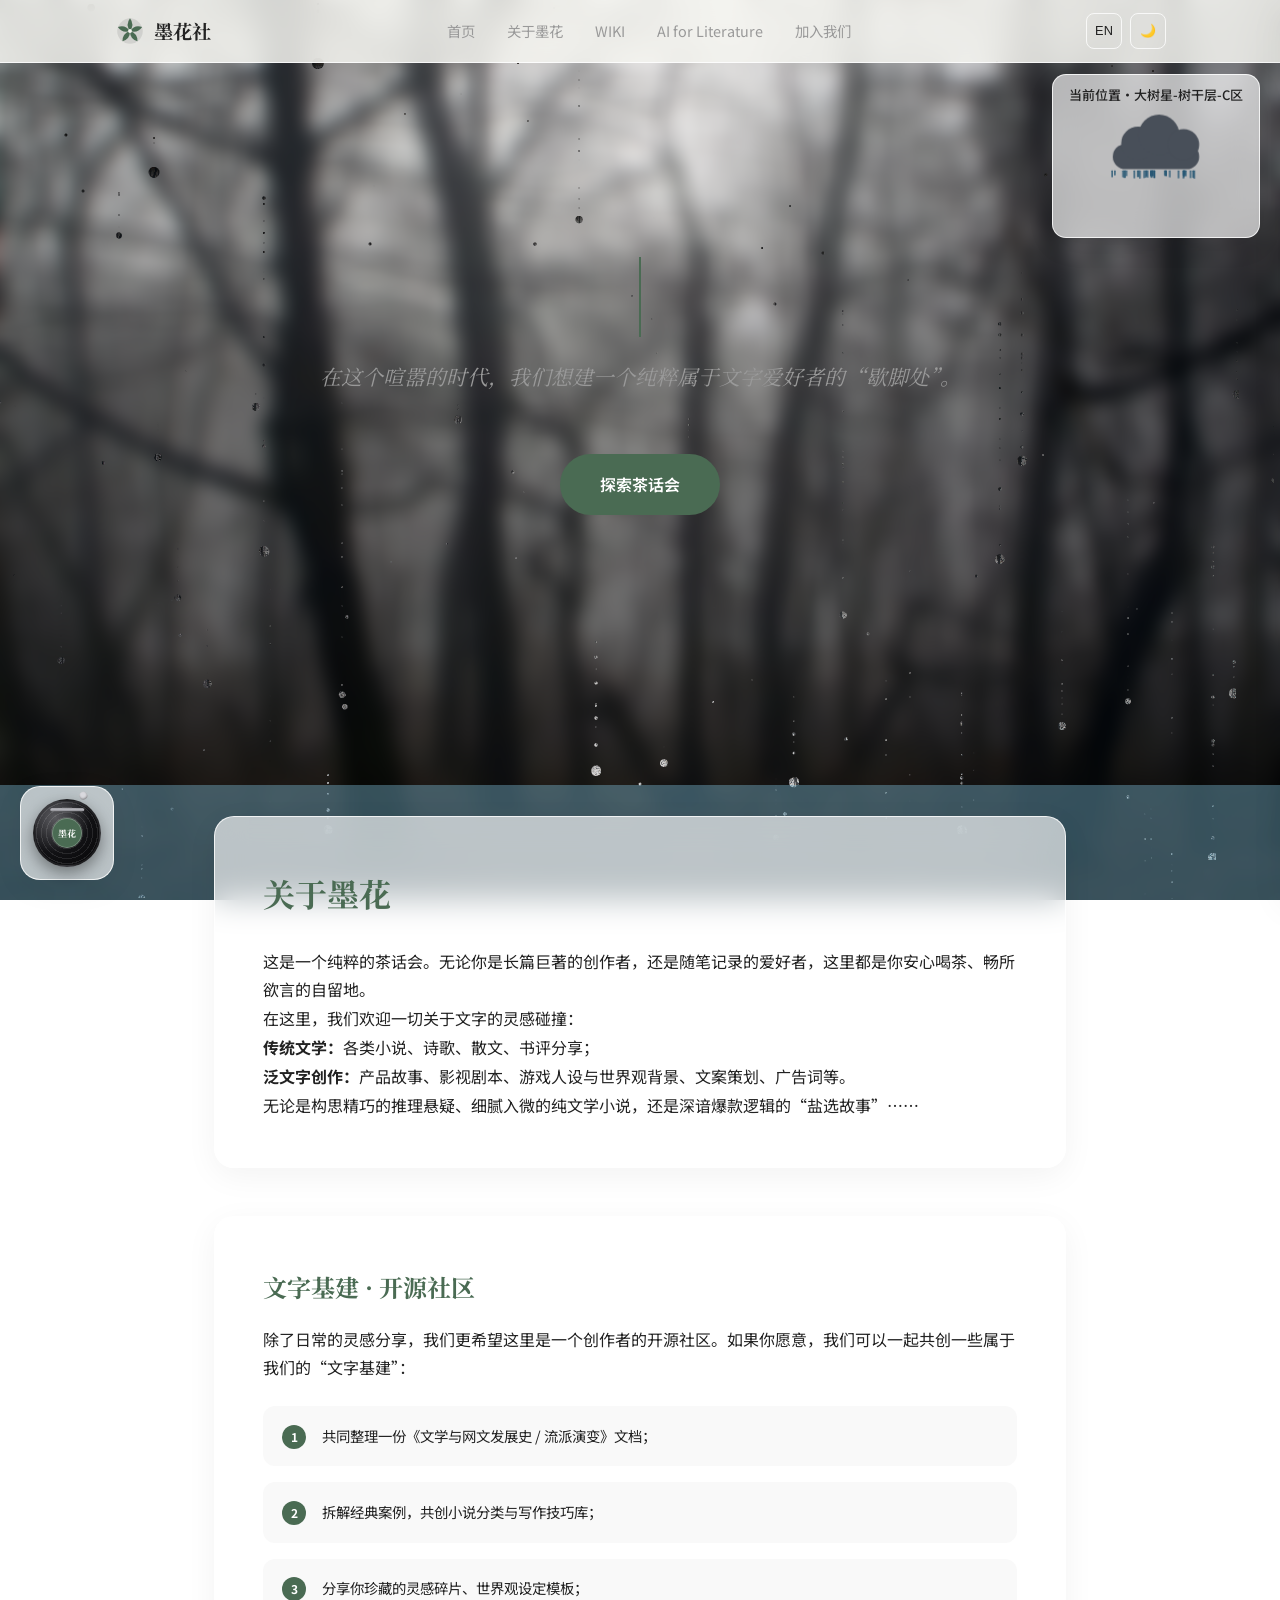
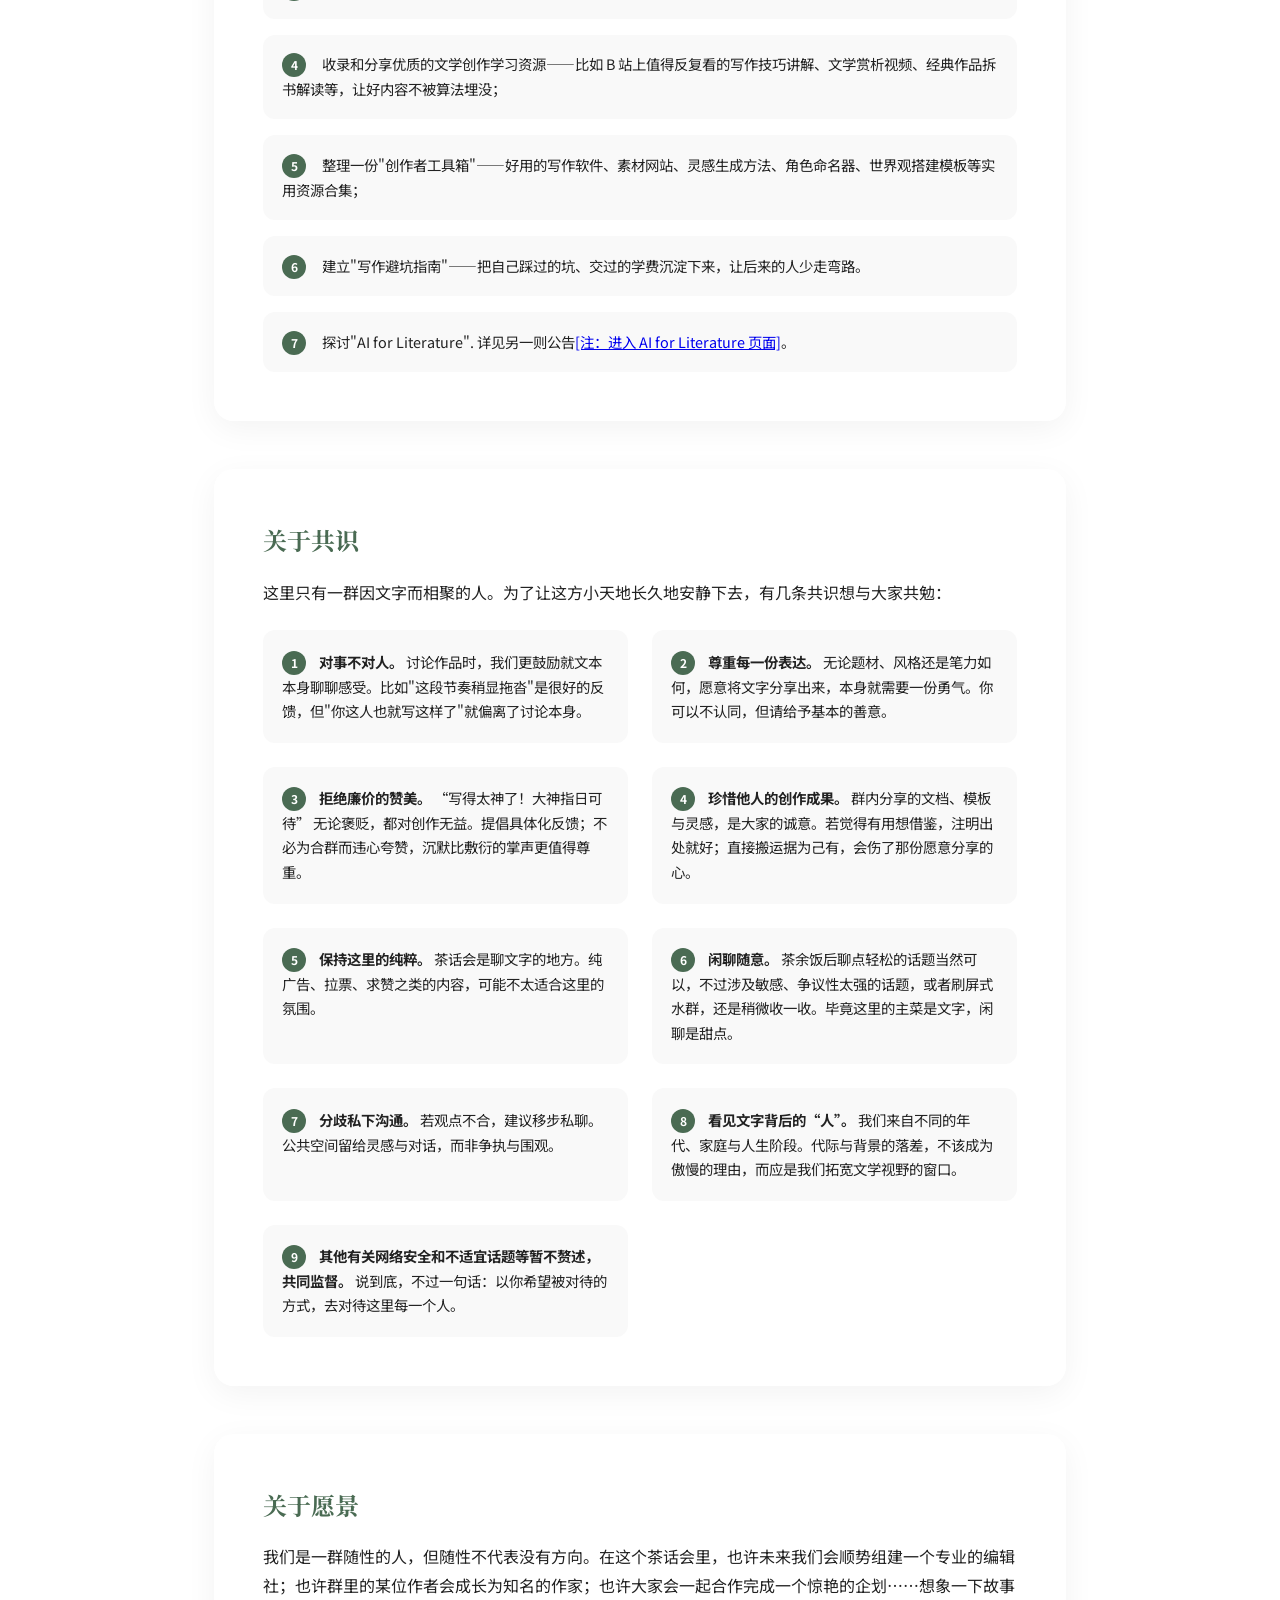
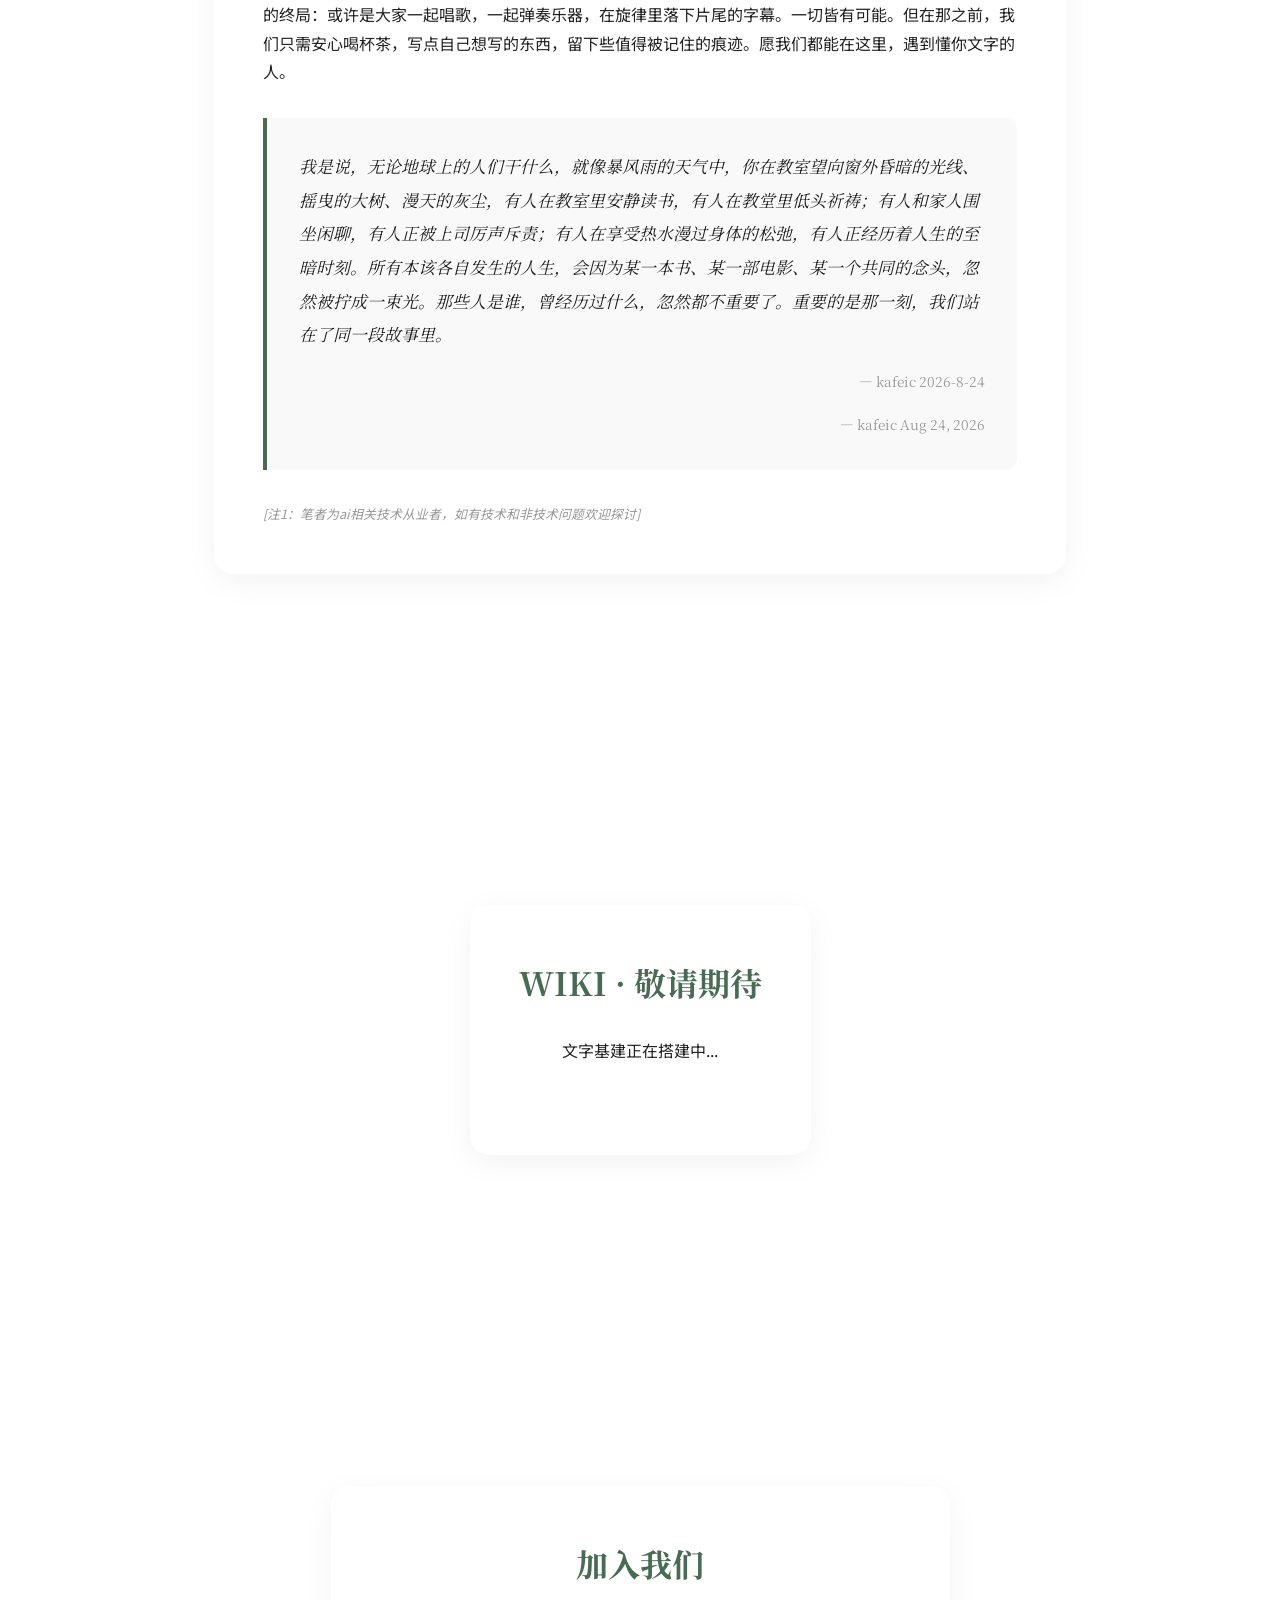
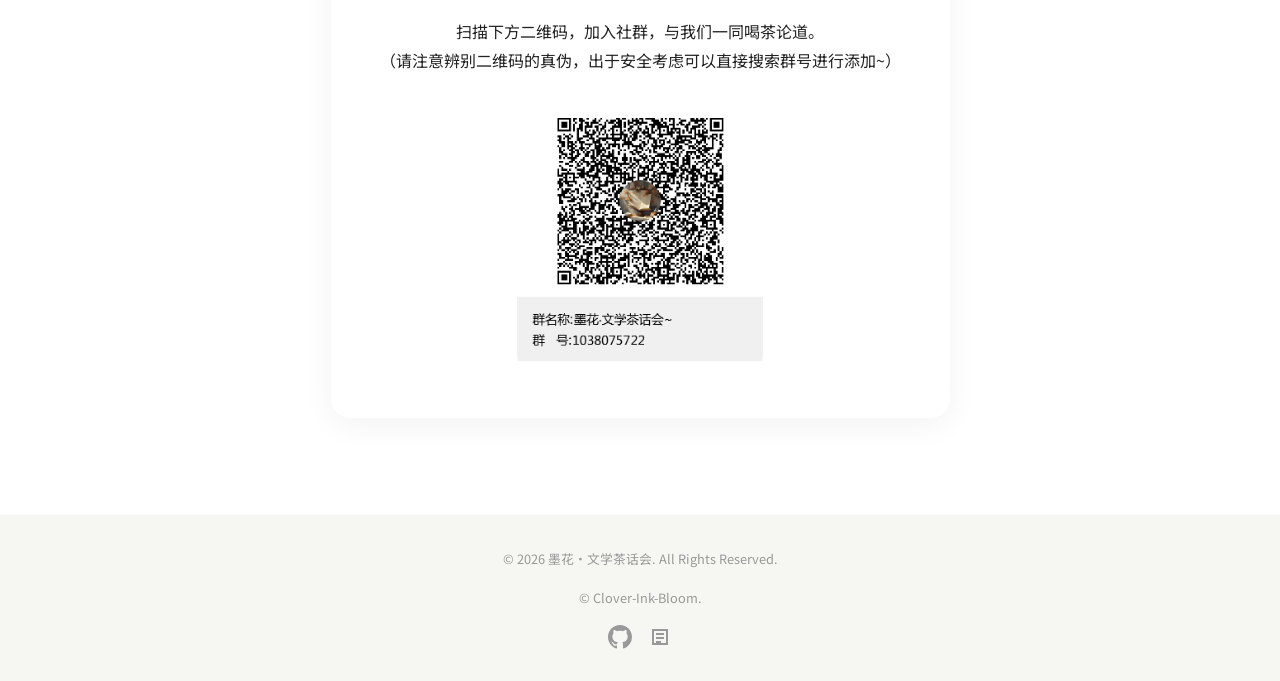
<file: core/web/index.html>
<!DOCTYPE html>
<html lang="zh-CN" class="no-js">
<head>
    <meta charset="UTF-8">
    <meta name="viewport" content="width=device-width, initial-scale=1.0">
    <title>墨花·文学茶话会 | Ink Blossom Literary Salon</title>
    <link rel="icon" type="image/svg+xml" href="assets/icons/favicon.svg">
    <link rel="preconnect" href="https://fonts.googleapis.com">
    <link rel="preconnect" href="https://fonts.gstatic.com" crossorigin>
    <link href="https://fonts.googleapis.com/css2?family=Inter:wght@300;400;600&family=Noto+Sans+SC:wght@300;400;500&family=Noto+Serif+SC:wght@400;600;700&family=Playfair+Display:ital,wght@0,400;0,600;1,400&display=swap" rel="stylesheet">
    <link rel="stylesheet" href="css/style.css">
    <link rel="stylesheet" href="css/weather.css">
    <link rel="stylesheet" href="css/player.css">
    <script src="js/rainyday.js" type="text/javascript"></script>
    <script src="js/renderer.js"></script>
    <script src="js/weather.js"></script>
    <script src="js/main.js"></script>
</head>
<body data-theme="light" data-lang="zh">
    <!-- 雨滴背景 -->
    <img id="rainy-bg" src="images/forest.jpg" style="display: none;" />
    <div id="rainy-container">
        <canvas id="rainy-canvas" width="1920" height="1080"></canvas>
    </div>

    <!-- 攀枝花（装饰层，预留占位）
         TODO: "攀枝花"SVG
    -->

    <header class="navbar glass-nav">
        <div class="nav-container">
            <a href="#" class="logo">
                <svg width="32" height="32" viewBox="0 0 100 100" fill="none">
                    <!-- 1. 背景光晕 -->
                    <path d="M50 10 C30 10 10 30 10 50 C10 75 30 90 50 90 C70 90 90 75 90 50 C90 30 70 10 50 10 Z" fill="currentColor" opacity="0.1"/>

                    <!-- 2. 5片花瓣（通过 rotate 旋转 72度 均匀分布） -->
                    <g class="logo-petal">
                        <path d="M50 50 Q35 30 50 10 Q65 30 50 50 Z" />
                        <path d="M50 50 Q35 30 50 10 Q65 30 50 50 Z" transform="rotate(72 50 50)" />
                        <path d="M50 50 Q35 30 50 10 Q65 30 50 50 Z" transform="rotate(144 50 50)" />
                        <path d="M50 50 Q35 30 50 10 Q65 30 50 50 Z" transform="rotate(216 50 50)" />
                        <path d="M50 50 Q35 30 50 10 Q65 30 50 50 Z" transform="rotate(288 50 50)" />
                    </g>

                    <!-- 3. 中心花蕊 -->
                    <circle cx="50" cy="50" r="6" fill="var(--bg-color)"/>
                </svg>
                <span class="logo-text">
                    <span class="t-zh">墨花社</span>
                    <span class="t-en">Ink Blossom</span>
                </span>
            </a>
            <nav class="nav-links">
                <a href="#hero"><span class="t-zh">首页</span><span class="t-en">Home</span></a>
                <a href="#about"><span class="t-zh">关于墨花</span><span class="t-en">About</span></a>
                <a href="#wiki">WIKI</a>
                <a href="ai.html">AI for Literature</a>
                <a href="#join"><span class="t-zh">加入我们</span><span class="t-en">Join</span></a>
            </nav>

            <div class="nav-controls">
                <button id="menu-toggle" class="icon-btn menu-toggle" aria-label="菜单" aria-expanded="false" aria-controls="mobile-menu">☰</button>
                <button id="lang-toggle" class="icon-btn">EN</button>
                <button id="theme-toggle" class="icon-btn">🌙</button>
            </div>
        </div>
    </header>

    <!-- 天气组件 -->
    <div class="weather-widget">
        <div class="weather-info">
            <span class="weather-city">当前位置·大树星-树干层-C区</span>
        </div>
        <div class="weather-anim-container">
            <!-- 内联 SVG:云 + 闪电 + 雨滴 -->
            <svg class="weather-anim-lightning-svg" viewBox="0 0 200 190" preserveAspectRatio="xMidYMid meet" aria-hidden="true" focusable="false">
                <defs>
                    <filter id="weather-glow" x="-50%" y="-50%" width="200%" height="200%">
                        <feGaussianBlur stdDeviation="3" result="blur1"/>
                        <feGaussianBlur stdDeviation="7" result="blur2"/>
                        <feMerge>
                            <feMergeNode in="blur2"/>
                            <feMergeNode in="blur1"/>
                            <feMergeNode in="SourceGraphic"/>
                        </feMerge>
                    </filter>
                    <linearGradient id="weather-rain-grad" x1="0" y1="0" x2="0" y2="1">
                        <stop offset="0" stop-color="#05a2eb" stop-opacity="0"/>
                        <stop offset="1" stop-color="#05a2eb"/>
                    </linearGradient>
                </defs>
                <!-- 雷雨云云体 -->
                <g class="weather-cloud">
                    <rect x="28" y="55" width="144" height="42" rx="21" fill="#484f59"/>
                    <circle cx="70" cy="54" r="28" fill="#484f59"/>
                    <circle cx="105" cy="40" r="34" fill="#484f59"/>
                    <circle cx="146" cy="56" r="26" fill="#484f59"/>
                </g>
                <!-- 闪电：主闪 + 左右分叉 -->
                <path class="weather-anim-bolt-main" d="M100,90 L88,116 L108,124 L80,170"/>
                <path class="weather-anim-bolt-branch1" d="M78,124 L58,152 L70,158 L48,184"/>
                <path class="weather-anim-bolt-branch2" d="M108,124 L132,152 L120,160 L146,186"/>
            </svg>
        </div>
    </div>

    <!-- 移动端汉堡菜单（≤768px 生效） -->
    <div class="mobile-menu-overlay" id="mobile-menu-overlay"></div>
    <nav class="mobile-menu" id="mobile-menu" aria-label="移动端导航">
        <a href="#hero"><span class="t-zh">首页</span><span class="t-en">Home</span></a>
        <a href="#about"><span class="t-zh">关于墨花</span><span class="t-en">About</span></a>
        <a href="#wiki">WIKI</a>
        <a href="ai.html">AI for Literature</a>
        <a href="#join"><span class="t-zh">加入我们</span><span class="t-en">Join</span></a>
    </nav>

    <main class="content-layer">
        <section id="hero" class="section hero-section">
            <div class="container">
                <h1 class="hero-title reveal" id="typewriter-target">
                    <span class="t-zh">欢迎来到「墨花·文学茶话会」</span>
                    <span class="t-en">Welcome to Ink Blossom Literary Salon</span>
                </h1>
                <p class="hero-subtitle reveal">
                    <span class="t-zh">在这个喧嚣的时代，我们想建一个纯粹属于文字爱好者的“歇脚处”。</span>
                    <span class="t-en">In this clamorous era, we seek to build a sanctuary purely for lovers of the written word.</span>
                </p>
                <a href="#about" class="btn-primary reveal">
                    <span class="t-zh">探索茶话会</span>
                    <span class="t-en">Explore the Salon</span>
                </a>
            </div>
        </section>

        <section id="about" class="section">
            <div class="container">
                <div class="glass-card reveal">
                    <h2 class="section-title"><span class="t-zh">关于墨花</span><span class="t-en">About Ink Blossom</span></h2>
                    <div class="t-zh">这是一个纯粹的茶话会。无论你是长篇巨著的创作者，还是随笔记录的爱好者，这里都是你安心喝茶、畅所欲言的自留地。<br>在这里，我们欢迎一切关于文字的灵感碰撞：<br><strong>传统文学：</strong>各类小说、诗歌、散文、书评分享；<br><strong>泛文字创作：</strong>产品故事、影视剧本、游戏人设与世界观背景、文案策划、广告词等。<br>无论是构思精巧的推理悬疑、细腻入微的纯文学小说，还是深谙爆款逻辑的“盐选故事”……</div>
                    <div class="t-en">This is a pure salon. Whether you craft epic novels or jot down casual essays, this is your private garden to sip tea and speak freely.<br>Here, we welcome all collisions of literary inspiration:<br><strong>Traditional Literature:</strong> Novels, poetry, prose, book reviews;<br><strong>Pan-Literary Creation:</strong> Product stories, screenplays, game lore, copywriting, slogans, etc.<br>Be it intricate mysteries, delicate pure literature, or viral "Salt Select" stories...</div>
                </div>

                <!-- 文字基建 · 开源社区 -->
                <div class="glass-card reveal mt-lg">
                    <h3 class="sub-title"><span class="t-zh">文字基建 · 开源社区</span><span class="t-en">Literary Infrastructure · Open-Source Community</span></h3>
                    <p class="t-zh">除了日常的灵感分享，我们更希望这里是一个创作者的开源社区。如果你愿意，我们可以一起共创一些属于我们的“文字基建”：</p>
                    <p class="t-en">Beyond everyday inspiration sharing, we hope this is an open-source community for creators. If you are willing, we can build our very own "literary infrastructure" together:</p>
                    <ol class="build-list">
                        <li>
                            <span class="t-zh">共同整理一份《文学与网文发展史 / 流派演变》文档；</span>
                            <span class="t-en">Jointly compile a document on the History of Literature &amp; Web Fiction / Genre Evolution;</span>
                        </li>
                        <li>
                            <span class="t-zh">拆解经典案例，共创小说分类与写作技巧库；</span>
                            <span class="t-en">Dissect classic cases and co-create a library of novel genres and writing techniques;</span>
                        </li>
                        <li>
                            <span class="t-zh">分享你珍藏的灵感碎片、世界观设定模板；</span>
                            <span class="t-en">Share your treasured inspiration fragments and worldbuilding templates;</span>
                        </li>
                        <li>
                            <span class="t-zh">收录和分享优质的文学创作学习资源——比如 B 站上值得反复看的写作技巧讲解、文学赏析视频、经典作品拆书解读等，让好内容不被算法埋没；</span>
                            <span class="t-en">Collect and share quality learning resources — Bilibili writing tutorials, literary analysis videos, and classic deconstruction guides worth rewatching, so great content is never buried by algorithms;</span>
                        </li>
                        <li>
                            <span class="t-zh">整理一份"创作者工具箱"——好用的写作软件、素材网站、灵感生成方法、角色命名器、世界观搭建模板等实用资源合集；</span>
                            <span class="t-en">Build a "Creator's Toolbox" — handy writing software, asset sites, idea generators, character name generators, and worldbuilding templates;</span>
                        </li>
                        <li>
                            <span class="t-zh">建立"写作避坑指南"——把自己踩过的坑、交过的学费沉淀下来，让后来的人少走弯路。</span>
                            <span class="t-en">Establish a "Writing Pitfall Guide" — distill the mistakes and tuition we have paid, so those who follow tread more lightly.</span>
                        </li>
                        <li>
                            <span class="t-zh">探讨"AI for Literature". 详见另一则公告<a href="ai.html">[注：进入 AI for Literature 页面]</a>。</span>
                            <span class="t-en">Explore "AI for Literature" — see the separate announcement <a href="ai.html">[note: visit the AI for Literature page]</a>.</span>
                        </li>
                    </ol>
                </div>

                <div class="glass-card reveal mt-lg">
                    <h3 class="sub-title"><span class="t-zh">关于共识</span><span class="t-en">Our Consensus</span></h3>
                    <div class="consensus-list">
                        <p class="t-zh">这里只有一群因文字而相聚的人。为了让这方小天地长久地安静下去，有几条共识想与大家共勉：</p>
                        <p class="t-en">We are but a group gathered by words. To keep this space tranquil, we share these principles:</p>
                        <ol class="rules-grid">
                            <li><span class="t-zh"><strong>对事不对人。</strong> 讨论作品时，我们更鼓励就文本本身聊聊感受。比如"这段节奏稍显拖沓"是很好的反馈，但"你这人也就写这样了"就偏离了讨论本身。</span><span class="t-en"><strong>Critique the work, not the person.</strong> Focus on the text. "The pacing feels slow" is valid; "You'll never be a good writer" is not.</span></li>
                            <li><span class="t-zh"><strong>尊重每一份表达。</strong> 无论题材、风格还是笔力如何，愿意将文字分享出来，本身就需要一份勇气。你可以不认同，但请给予基本的善意。</span><span class="t-en"><strong>Respect every expression.</strong> Sharing words takes courage. You may disagree, but please offer basic kindness.</span></li>
                            <li><span class="t-zh"><strong>拒绝廉价的赞美。</strong> “写得太神了！大神指日可待” 无论褒贬，都对创作无益。提倡具体化反馈；不必为合群而违心夸赞，沉默比敷衍的掌声更值得尊重。</span><span class="t-en"><strong>Reject cheap praise.</strong> Empty flattery helps no one. We advocate specific feedback. Silence is more respectable than perfunctory applause.</span></li>
                            <li><span class="t-zh"><strong>珍惜他人的创作成果。</strong> 群内分享的文档、模板与灵感，是大家的诚意。若觉得有用想借鉴，注明出处就好；直接搬运据为己有，会伤了那份愿意分享的心。</span><span class="t-en"><strong>Cherish others' creations.</strong> Always credit sources when borrowing. Plagiarism wounds the spirit of sharing.</span></li>
                            <li><span class="t-zh"><strong>保持这里的纯粹。</strong> 茶话会是聊文字的地方。纯广告、拉票、求赞之类的内容，可能不太适合这里的氛围。</span><span class="t-en"><strong>Keep it pure.</strong> This is a place for words. Ads, vote-begging, and like-chasing do not belong here.</span></li>
                            <li><span class="t-zh"><strong>闲聊随意。</strong> 茶余饭后聊点轻松的话题当然可以，不过涉及敏感、争议性太强的话题，或者刷屏式水群，还是稍微收一收。毕竟这里的主菜是文字，闲聊是甜点。</span><span class="t-en"><strong>Casual chat is welcome.</strong> But avoid sensitive topics or spamming. Words are the main course; chatter is merely dessert.</span></li>
                            <li><span class="t-zh"><strong>分歧私下沟通。</strong> 若观点不合，建议移步私聊。公共空间留给灵感与对话，而非争执与围观。</span><span class="t-en"><strong>Resolve disagreements privately.</strong> Keep public spaces for inspiration and dialogue, not conflict.</span></li>
                            <li><span class="t-zh"><strong>看见文字背后的“人”。</strong> 我们来自不同的年代、家庭与人生阶段。代际与背景的落差，不该成为傲慢的理由，而应是我们拓宽文学视野的窗口。</span><span class="t-en"><strong>See the person behind the words.</strong> Our generational and background gaps should widen our literary horizons, not fuel arrogance.</span></li>
                            <li><span class="t-zh"><strong>其他有关网络安全和不适宜话题等暂不赘述，共同监督。</strong> 说到底，不过一句话：以你希望被对待的方式，去对待这里每一个人。</span><span class="t-en"><strong>Other safety guidelines apply.</strong> Ultimately: Treat everyone here as you wish to be treated.</span></li>
                        </ol>
                    </div>
                </div>

                <div class="glass-card vision-card reveal mt-lg">
                    <h3 class="sub-title"><span class="t-zh">关于愿景</span><span class="t-en">Our Vision</span></h3>
                    <div class="vision-content">
                        <div class="t-zh">我们是一群随性的人，但随性不代表没有方向。在这个茶话会里，也许未来我们会顺势组建一个专业的编辑社；也许群里的某位作者会成长为知名的作家；也许大家会一起合作完成一个惊艳的企划……想象一下故事的终局：或许是大家一起唱歌，一起弹奏乐器，在旋律里落下片尾的字幕。一切皆有可能。但在那之前，我们只需安心喝杯茶，写点自己想写的东西，留下些值得被记住的痕迹。愿我们都能在这里，遇到懂你文字的人。</div>
                        <div class="t-en">We are spontaneous, yet not directionless. Perhaps we'll form a professional editorial house; perhaps an author here will become renowned; perhaps we'll collaborate on a stunning project... Imagine the ending: singing together, playing instruments, fading out with credits in the melody. Anything is possible. But until then, let us simply sip tea, write what we wish, and leave traces worth remembering. May we all find those who understand our words here.</div>

                        <blockquote class="vision-quote">
                            <div class="t-zh">我是说，无论地球上的人们干什么，就像暴风雨的天气中，你在教室望向窗外昏暗的光线、摇曳的大树、漫天的灰尘，有人在教室里安静读书，有人在教堂里低头祈祷；有人和家人围坐闲聊，有人正被上司厉声斥责；有人在享受热水漫过身体的松弛，有人正经历着人生的至暗时刻。所有本该各自发生的人生，会因为某一本书、某一部电影、某一个共同的念头，忽然被拧成一束光。那些人是谁，曾经历过什么，忽然都不重要了。重要的是那一刻，我们站在了同一段故事里。</div>
                            <div class="t-en">I mean, regardless of what people on Earth are doing—like in a stormy classroom where you gaze at dim light, swaying trees, and swirling dust; someone reads quietly, someone prays in church; families chat together, someone gets scolded by a boss; someone relaxes in hot water, someone endures their darkest hour. All these separate lives can suddenly converge into a single beam of light because of a book, a film, or a shared thought. Who they are or what they've endured ceases to matter. What matters is that, in that moment, we stand within the same story.</div>
                            <cite class="t-zh">— kafeic 2026-8-24</cite>
                            <cite class="t-en">— kafeic Aug 24, 2026</cite>
                        </blockquote>

                        <p class="footnote t-zh">[注1：笔者为ai相关技术从业者，如有技术和非技术问题欢迎探讨]</p>
                        <p class="footnote t-en">[Note: The author works in AI; technical and non-technical discussions are welcome.]</p>
                    </div>
                </div>
            </div>
        </section>

        <section id="wiki" class="section">
            <div class="container">
                <div class="glass-card center-text reveal">
                    <h2 class="section-title"><span class="t-zh">WIKI · 敬请期待</span><span class="t-en">WIKI · Coming Soon</span></h2>
                    <p class="t-zh">文字基建正在搭建中...</p>
                    <p class="t-en">Building our literary infrastructure...</p>
                    <div class="loader-dots"><span></span><span></span><span></span></div>
                </div>
            </div>
        </section>


        <section id="join" class="section">
            <div class="container">
                <div class="glass-card join-card reveal">
                    <h2 class="section-title"><span class="t-zh">加入我们</span><span class="t-en">Join Us</span></h2>
                    <p class="t-zh">扫描下方二维码，加入社群，与我们一同喝茶论道。</p>
                    <p class="t-zh">（请注意辨别二维码的真伪，出于安全考虑可以直接搜索群号进行添加~）</p>
                    <p class="t-en">Scan the QR code below to join our QQ group and share tea and words with us.</p>
                    <div class="qr-placeholder">
                        <img src="images/qrcode.png" alt="QQ群二维码" loading="lazy" decoding="async" onerror="this.style.display='none';this.nextElementSibling.style.display='flex'">
                        <div class="image-placeholder" style="display:none;">QQ群二维码占位符<br>QR Code Placeholder</div>
                    </div>
                </div>
            </div>
        </section>
        <!-- 飞鱼  -->
        <div id="jsi-flying-fish-container" class="fish-container"></div>

    </main>

    <footer class="glass-footer">
        <div class="container footer-content">
            <p class="copyright">© 2026 墨花·文学茶话会. All Rights Reserved.</p>
            <p class="copyright">© Clover-Ink-Bloom.</p>
            <div class="social-links">
                <a href="https://github.com/kafeic/Clover-Ink-Bloom" aria-label="GitHub" class="social-icon"><svg width="24" height="24" viewBox="0 0 24 24" fill="currentColor"><path d="M12 0C5.37 0 0 5.37 0 12c0 5.31 3.435 9.795 8.205 11.385.6.105.825-.255.825-.57 0-.285-.015-1.23-.015-2.235-3.015.555-3.795-.735-4.035-1.41-.135-.345-.72-1.41-1.23-1.695-.42-.225-1.02-.78-.015-.795.945-.015 1.62.87 1.845 1.23 1.08 1.815 2.805 1.29 3.495.99.105-.78.42-1.305.765-1.605-2.67-.3-5.46-1.335-5.46-5.925 0-1.305.465-2.385 1.23-3.225-.12-.3-.54-1.53.12-3.18 0 0 1.005-.315 3.3 1.23.96-.27 1.98-.405 3-.405s2.04.135 3 .405c2.295-1.56 3.3-1.23 3.3-1.23.66 1.65.24 2.88.12 3.18.765.84 1.23 1.905 1.23 3.225 0 4.605-2.805 5.625-5.475 5.925.435.375.81 1.095.81 2.22 0 1.605-.015 2.895-.015 3.3 0 .315.225.69.825.57A12.02 12.02 0 0024 12c0-6.63-5.37-12-12-12z"/></svg></a>
                <a href="#" aria-label="Feishu Docs" class="social-icon"><svg width="24" height="24" viewBox="0 0 24 24" fill="currentColor"><path d="M4 4h16v16H4V4zm2 2v12h12V6H6zm2 2h8v2H8V8zm0 4h8v2H8v-2zm0 4h5v2H8v-2z"/></svg></a>
            </div>
        </div>
    </footer>

    <!-- 黑胶唱片背景音乐播放器（../../assets/music/） -->
    <div class="vinyl-player" id="vinyl-player">
        <div class="vinyl-tonearm" aria-hidden="true"></div>
        <button class="vinyl-disc" id="vinyl-disc" aria-label="播放/暂停背景音乐" aria-pressed="false">
            <span class="vinyl-grooves" aria-hidden="true"></span>
            <span class="vinyl-label">墨花</span>
        </button>
        <div class="vinyl-panel" id="vinyl-panel">
            <div class="vinyl-track-name" id="vinyl-track-name">—</div>
            <div class="vinyl-controls">
                <button class="vinyl-btn" id="vinyl-prev" aria-label="上一首" title="上一首">⏮</button>
                <button class="vinyl-btn vinyl-btn-play" id="vinyl-play" aria-label="播放/暂停" title="播放/暂停">▶</button>
                <button class="vinyl-btn" id="vinyl-next" aria-label="下一首" title="下一首">⏭</button>
            </div>
            <!-- 音量默认 0.35 -->
            <div class="vinyl-volume-row">
                <span class="vinyl-vol-icon" aria-hidden="true">
                    <svg xmlns="http://www.w3.org/2000/svg" viewBox="0 0 115 105">
                      <rect x="10" y="50" width="10" height="20" rx="5" fill="var(--accent-color)"/>
                      <rect x="28" y="35" width="10" height="50" rx="5" fill="var(--accent-color)"/>
                      <rect x="46" y="20" width="10" height="80" rx="5" fill="var(--accent-color)"/>
                      <rect x="64" y="30" width="10" height="60" rx="5" fill="var(--accent-color)"/>
                      <rect x="82" y="40" width="10" height="40" rx="5" fill="var(--accent-color)"/>
                      <rect x="100" y="48" width="10" height="24" rx="5" fill="var(--accent-color)"/>
                    </svg>
                </span>
                <input type="range" id="vinyl-volume" class="vinyl-volume" min="0" max="1" step="0.05" aria-label="音量" title="音量">
            </div>
        </div>
    </div>

    <script src="js/player.js"></script>
    <script>
        // 确保 RENDERER 对象存在再调用
        if (typeof RENDERER !== 'undefined') {
            RENDERER.init();
        }
    </script>

</body>
</html>
</file>
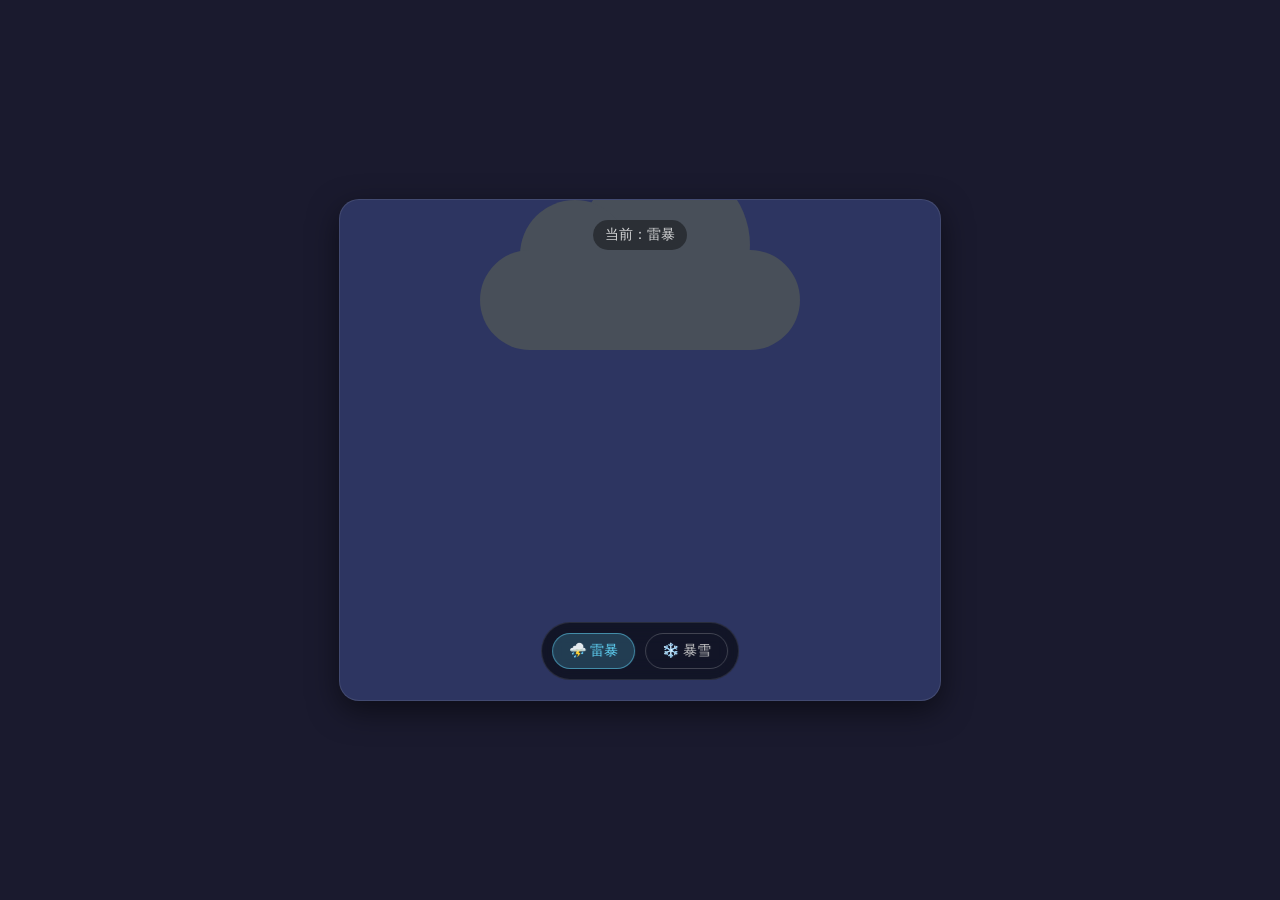
<file: resource/weather-component/demo/index.html>
<!DOCTYPE html>
<html lang="zh-CN">
<head>
  <meta charset="UTF-8">
  <meta name="viewport" content="width=device-width, initial-scale=1.0">
  <title>天气组件卡片 Demo</title>
  <style>
    /* 页面基础样式 */
    body {
      margin: 0;
      padding: 0;
      background: #1a1a2e;
      font-family: system-ui, sans-serif;
      display: flex;
      justify-content: center;
      align-items: center;
      min-height: 100vh;
      color: #fff;
    }

    /* 卡片容器 */
    .weather-card {
      width: 90%;
      max-width: 600px;
      height: 500px;
      background: #2d3561;
      border-radius: 20px;
      overflow: hidden;
      position: relative;
      box-shadow: 0 10px 30px rgba(0, 0, 0, 0.5);
      border: 1px solid rgba(255, 255, 255, 0.1);
    }

    /* 天气组件容器，占满整个卡片 */
    #weather {
      width: 100%;
      height: 100%;
      position: relative;
    }

    /* 控制面板 */
    .panel {
      position: absolute;
      bottom: 20px;
      left: 50%;
      transform: translateX(-50%);
      z-index: 10;
      display: flex;
      gap: 10px;
      background: rgba(0, 0, 0, 0.6);
      backdrop-filter: blur(10px);
      padding: 10px;
      border-radius: 50px;
      border: 1px solid rgba(255, 255, 255, 0.1);
    }

    .panel button {
      padding: 8px 16px;
      border: 1px solid rgba(255, 255, 255, 0.2);
      border-radius: 25px;
      background: transparent;
      color: #ccc;
      font-size: 14px;
      cursor: pointer;
      transition: all 0.3s;
    }

    .panel button:hover {
      background: rgba(255, 255, 255, 0.1);
      color: #fff;
    }

    .panel button.active {
      background: rgba(100, 220, 255, 0.2);
      border-color: rgba(100, 220, 255, 0.5);
      color: #64dcff;
    }

    /* 状态显示 */
    .status {
      position: absolute;
      top: 20px;
      left: 50%;
      transform: translateX(-50%);
      z-index: 10;
      color: rgba(255, 255, 255, 0.8);
      font-size: 14px;
      background: rgba(0, 0, 0, 0.4);
      padding: 6px 12px;
      border-radius: 20px;
    }
  </style>
</head>
<body>
  <div class="weather-card">
    <div id="weather"></div>
    <div class="city_tree" id="tree">当前城市：大树星-树干层C区</div>
    <div class="status" id="status">当前：雷暴</div>
    <div class="panel">
      <button class="active" data-scene="thunderstorm">⛈️ 雷暴</button>
      <button data-scene="snow">❄️ 暴雪</button>
    </div>
  </div>

  <script type="module">
    // 注意：这里的路径需要根据你的实际文件结构调整
    import { WeatherComponent, ThunderstormScene, SnowScene, ManualCityProvider } from '../index.js';

    const weatherContainer = document.querySelector('#weather');
    const statusEl = document.getElementById('status');
    const buttons = document.querySelectorAll('.panel button');

    // 1. 创建城市提供者 (使用手动指定)
    const cityProvider = new ManualCityProvider('大树星-树干层C区', 'thunderstorm');

    // 2. 创建天气组件
    const weather = new WeatherComponent(weatherContainer);

    // 3. 注册场景
    weather.registerScene('thunderstorm', ThunderstormScene);
    weather.registerScene('snow', SnowScene);

    // 4. 初始化
    async function init() {
      const { weather: initialWeather } = await cityProvider.getWeather();
      weather.switchTo(initialWeather);
    }
    init();

    // 5. 按钮事件
    buttons.forEach(btn => {
      btn.addEventListener('click', async () => {
        const type = btn.dataset.scene;
        // 更新城市提供者的天气状态
        cityProvider.setWeather(type);

        weather.switchTo(type);
        buttons.forEach(b => b.classList.remove('active'));
        btn.classList.add('active');
        statusEl.textContent = `当前：${btn.textContent}`;
      });
    });
  </script>
</body>
</html>
</file>
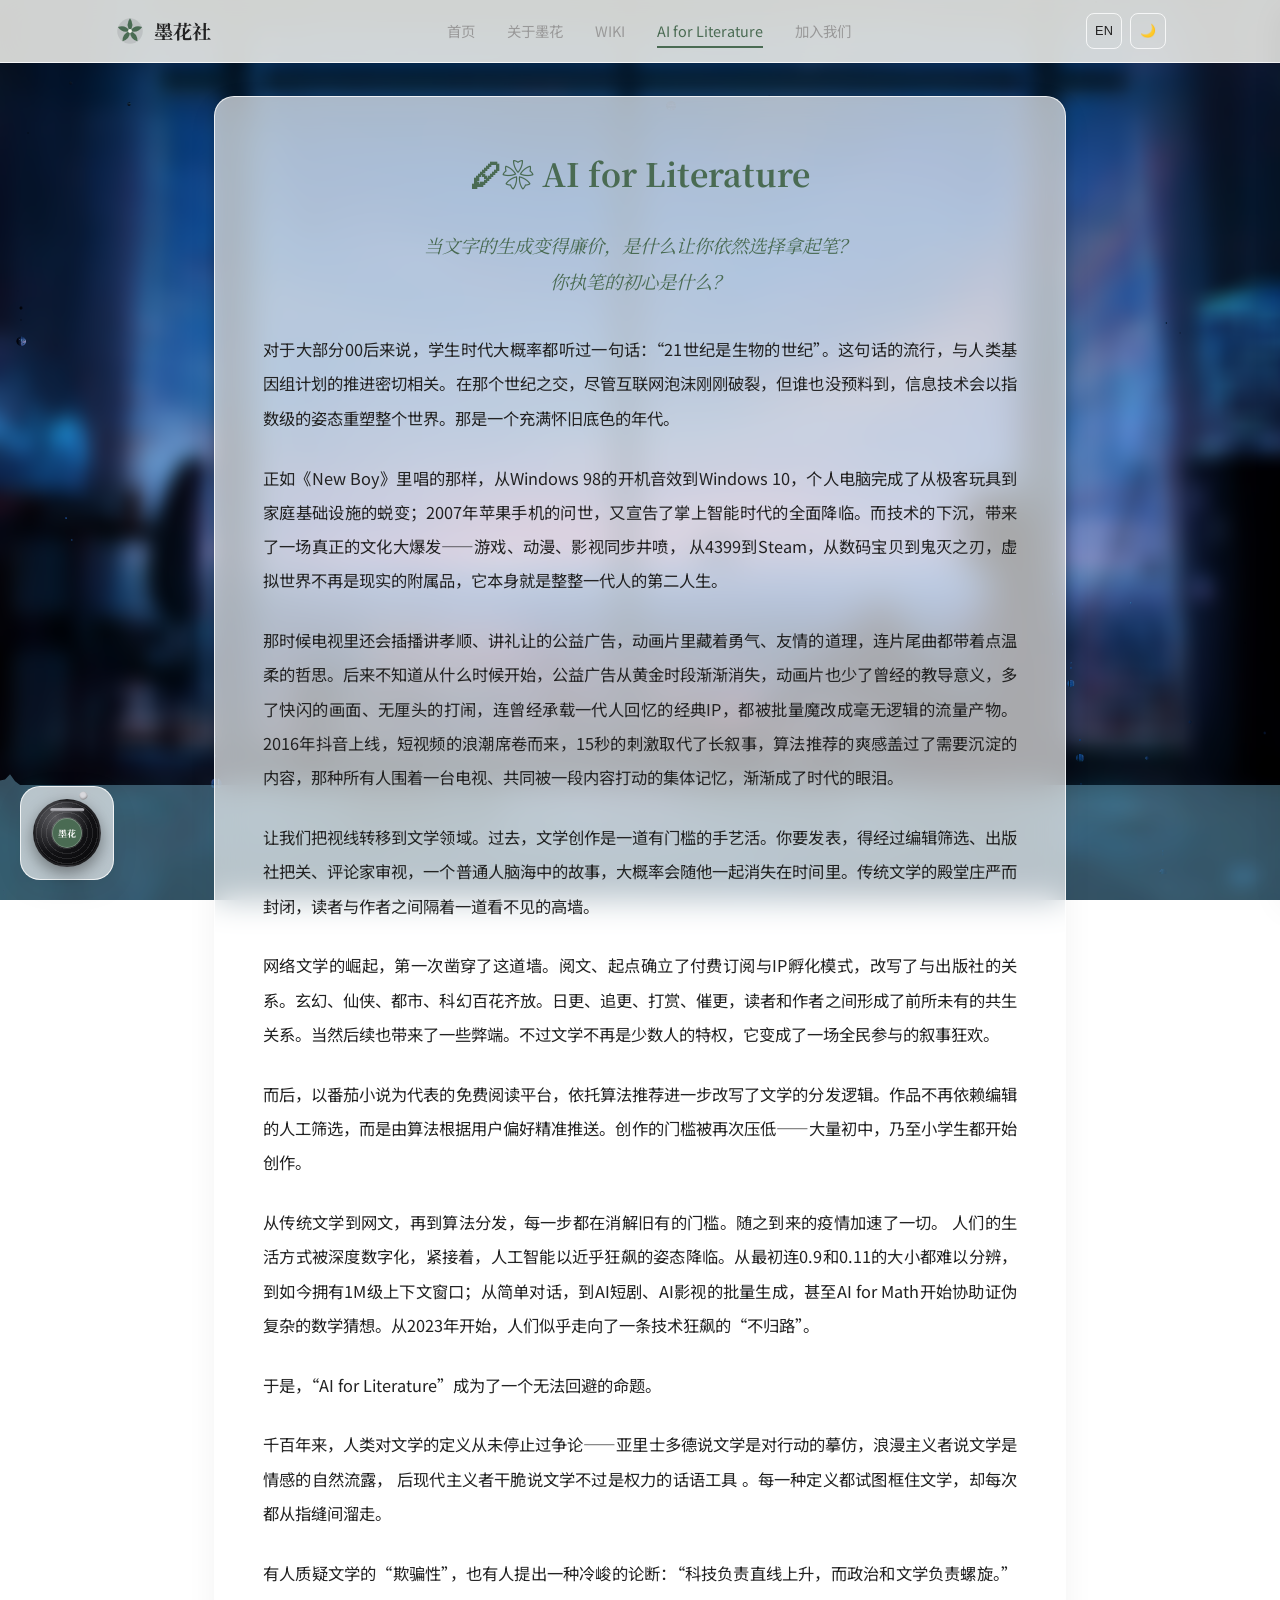
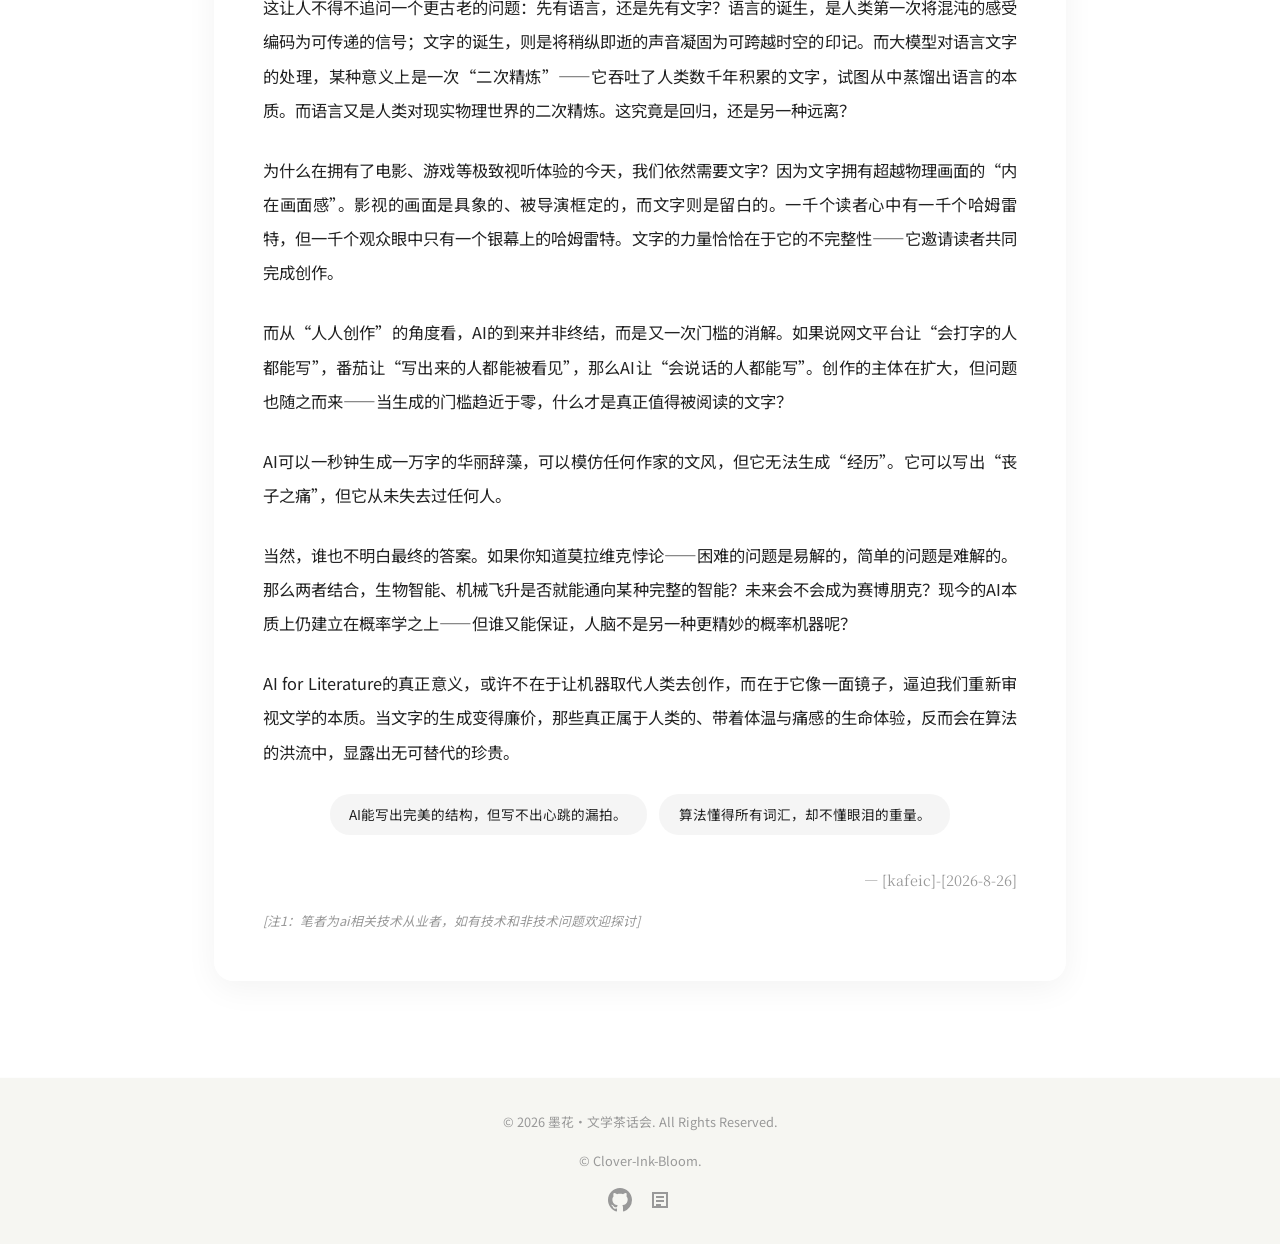
<file: core/web/ai.html>
<!DOCTYPE html>
<html lang="zh-CN" class="no-js">
<head>
    <meta charset="UTF-8">
    <meta name="viewport" content="width=device-width, initial-scale=1.0">
    <title>AI for Literature · 墨花·文学茶话会 | Ink Blossom Literary Salon</title>
    <link rel="icon" type="image/svg+xml" href="assets/icons/favicon.svg">
    <link rel="preconnect" href="https://fonts.googleapis.com">
    <link rel="preconnect" href="https://fonts.gstatic.com" crossorigin>
    <link href="https://fonts.googleapis.com/css2?family=Inter:wght@300;400;600&family=Noto+Sans+SC:wght@300;400;500&family=Noto+Serif+SC:wght@400;600;700&family=Playfair+Display:ital,wght@0,400;0,600;1,400&display=swap" rel="stylesheet">
    <link rel="stylesheet" href="css/style.css">
    <link rel="stylesheet" href="css/weather.css">
    <link rel="stylesheet" href="css/player.css">
    <script src="js/rainyday.js" type="text/javascript"></script>
    <script src="js/renderer.js"></script>
    <script src="js/weather.js"></script>
    <script src="js/main.js"></script>
</head>
<body data-theme="light" data-lang="zh">
    <!-- 雨滴背景 -->
    <img id="rainy-bg" src="images/city_star.jpg" style="display: none;" />
    <div id="rainy-container">
        <canvas id="rainy-canvas" width="1920" height="1080"></canvas>
    </div>

    <!-- 攀枝花（装饰层，预留占位）
         TODO: "攀枝花"SVG
    -->

    <header class="navbar glass-nav">
        <div class="nav-container">
            <a href="index.html" class="logo">
                <svg width="32" height="32" viewBox="0 0 100 100" fill="none">
                    <!-- 1. 背景光晕 -->
                    <path d="M50 10 C30 10 10 30 10 50 C10 75 30 90 50 90 C70 90 90 75 90 50 C90 30 70 10 50 10 Z" fill="currentColor" opacity="0.1"/>

                    <!-- 2. 5片花瓣（通过 rotate 旋转 72度 均匀分布） -->
                    <g class="logo-petal">
                        <path d="M50 50 Q35 30 50 10 Q65 30 50 50 Z" />
                        <path d="M50 50 Q35 30 50 10 Q65 30 50 50 Z" transform="rotate(72 50 50)" />
                        <path d="M50 50 Q35 30 50 10 Q65 30 50 50 Z" transform="rotate(144 50 50)" />
                        <path d="M50 50 Q35 30 50 10 Q65 30 50 50 Z" transform="rotate(216 50 50)" />
                        <path d="M50 50 Q35 30 50 10 Q65 30 50 50 Z" transform="rotate(288 50 50)" />
                    </g>

                    <!-- 3. 中心花蕊 -->
                    <circle cx="50" cy="50" r="6" fill="var(--bg-color)"/>
                </svg>
                <span class="logo-text">
                    <span class="t-zh">墨花社</span>
                    <span class="t-en">Ink Blossom</span>
                </span>
            </a>
            <nav class="nav-links">
                <a href="index.html#hero"><span class="t-zh">首页</span><span class="t-en">Home</span></a>
                <a href="index.html#about"><span class="t-zh">关于墨花</span><span class="t-en">About</span></a>
                <a href="index.html#wiki">WIKI</a>
                <a href="ai.html" class="active">AI for Literature</a>
                <a href="index.html#join"><span class="t-zh">加入我们</span><span class="t-en">Join</span></a>
            </nav>

            <div class="nav-controls">
                <button id="menu-toggle" class="icon-btn menu-toggle" aria-label="菜单" aria-expanded="false" aria-controls="mobile-menu">☰</button>
                <button id="lang-toggle" class="icon-btn">EN</button>
                <button id="theme-toggle" class="icon-btn">🌙</button>
            </div>
        </div>
    </header>


    <!-- 移动端汉堡菜单（≤768px 生效） -->
    <div class="mobile-menu-overlay" id="mobile-menu-overlay"></div>
    <nav class="mobile-menu" id="mobile-menu" aria-label="移动端导航">
        <a href="index.html#hero"><span class="t-zh">首页</span><span class="t-en">Home</span></a>
        <a href="index.html#about"><span class="t-zh">关于墨花</span><span class="t-en">About</span></a>
        <a href="index.html#wiki">WIKI</a>
        <a href="ai.html" class="active">AI for Literature</a>
        <a href="index.html#join"><span class="t-zh">加入我们</span><span class="t-en">Join</span></a>
    </nav>

    <main class="content-layer">
        <!-- AI for Literature -->
        <section id="ai" class="section">
            <div class="container">
                <div class="glass-card reveal">
                    <h1 class="section-title center-text"><span class="t-zh">🖊❀ AI for Literature</span><span class="t-en">🖊❀ AI for Literature</span></h1>

                    <p class="article-lead t-zh">当文字的生成变得廉价，是什么让你依然选择拿起笔？<br>你执笔的初心是什么？</p>
                    <p class="article-lead t-en">When the generation of words becomes cheap, what makes you still choose to pick up the pen?<br>What was the original intention behind your pen?</p>

                    <div class="article-body">
                        <p class="t-zh">对于大部分00后来说，学生时代大概率都听过一句话：“21世纪是生物的世纪”。这句话的流行，与人类基因组计划的推进密切相关。在那个世纪之交，尽管互联网泡沫刚刚破裂，但谁也没预料到，信息技术会以指数级的姿态重塑整个世界。那是一个充满怀旧底色的年代。</p>
                        <p class="t-en">For most of Gen Z, school days likely included a familiar refrain: "The 21st century is the century of biology." Its popularity was tied to the advance of the Human Genome Project. At that turn of the century, even as the dot-com bubble had just burst, no one foresaw how information technology would reshape the entire world at an exponential pace. It was an era steeped in nostalgia.</p>

                        <p class="t-zh">正如《New Boy》里唱的那样，从Windows 98的开机音效到Windows 10，个人电脑完成了从极客玩具到家庭基础设施的蜕变；2007年苹果手机的问世，又宣告了掌上智能时代的全面降临。而技术的下沉，带来了一场真正的文化大爆发——游戏、动漫、影视同步井喷， 从4399到Steam，从数码宝贝到鬼灭之刃，虚拟世界不再是现实的附属品，它本身就是整整一代人的第二人生。</p>
                        <p class="t-en">As "New Boy" sings, from the Windows 98 startup sound to Windows 10, the personal computer evolved from a geek's toy into household infrastructure; the 2007 iPhone then heralded the full arrival of the handheld smart era. This technology cascade ignited a true cultural explosion — games, anime, and film surged at once, from 4399 to Steam, from Digimon to Demon Slayer. The virtual world was no longer an accessory to reality; it became an entire generation's second life.</p>

                        <p class="t-zh">那时候电视里还会插播讲孝顺、讲礼让的公益广告，动画片里藏着勇气、友情的道理，连片尾曲都带着点温柔的哲思。后来不知道从什么时候开始，公益广告从黄金时段渐渐消失，动画片也少了曾经的教导意义，多了快闪的画面、无厘头的打闹，连曾经承载一代人回忆的经典IP，都被批量魔改成毫无逻辑的流量产物。2016年抖音上线，短视频的浪潮席卷而来，15秒的刺激取代了长叙事，算法推荐的爽感盖过了需要沉淀的内容，那种所有人围着一台电视、共同被一段内容打动的集体记忆，渐渐成了时代的眼泪。</p>
                        <p class="t-en">Back then, TV still aired public-service ads about filial piety and courtesy; cartoons carried quiet lessons of courage and friendship, and even their ending themes held a gentle philosophy. Yet at some point, those ads faded from prime time, cartoons lost their didactic warmth and gave way to flashy cuts and slapstick, and the classic IPs that once carried a generation's memories were mass-remade into logic-free traffic bait. When Douyin launched in 2016, short video swept everything: 15 seconds of stimulation replaced long-form narrative, algorithmic dopamine drowned out content that demanded patience, and that collective memory of a family gathered around one television, moved by one show, quietly became a relic of the age.</p>

                        <p class="t-zh">让我们把视线转移到文学领域。过去，文学创作是一道有门槛的手艺活。你要发表，得经过编辑筛选、出版社把关、评论家审视，一个普通人脑海中的故事，大概率会随他一起消失在时间里。传统文学的殿堂庄严而封闭，读者与作者之间隔着一道看不见的高墙。</p>
                        <p class="t-en">Now turn to literature. Writing was once a craft with thresholds. To be published, your work had to pass through editors, publishing houses, and critics; the story in an ordinary person's mind would most likely vanish with them in time. The temple of traditional literature stood solemn and sealed, an invisible wall between reader and author.</p>

                        <p class="t-zh">网络文学的崛起，第一次凿穿了这道墙。阅文、起点确立了付费订阅与IP孵化模式，改写了与出版社的关系。玄幻、仙侠、都市、科幻百花齐放。日更、追更、打赏、催更，读者和作者之间形成了前所未有的共生关系。当然后续也带来了一些弊端。不过文学不再是少数人的特权，它变成了一场全民参与的叙事狂欢。</p>
                        <p class="t-en">The rise of web fiction first broke through that wall. China Literature and Qidian established paid subscriptions and IP incubation, rewriting the relationship with publishers. Fantasy, xianxia, urban, sci-fi — all bloomed. Daily updates, binge-reading, tipping, nagging for the next chapter: an unprecedented symbiosis formed between reader and writer (with downsides to come). Literature was no longer a privilege of the few — it became a narrative carnival for everyone.</p>

                        <p class="t-zh">而后，以番茄小说为代表的免费阅读平台，依托算法推荐进一步改写了文学的分发逻辑。作品不再依赖编辑的人工筛选，而是由算法根据用户偏好精准推送。创作的门槛被再次压低——大量初中，乃至小学生都开始创作。</p>
                        <p class="t-en">Then free-reading platforms like Fanqie (Tomato) Novel rewrote the logic of literary distribution through algorithmic recommendation. Works no longer relied on human editorial selection but on precise, preference-driven pushes. The barrier to creation dropped again — hordes of middle-schoolers, even elementary students, began to write.</p>

                        <p class="t-zh">从传统文学到网文，再到算法分发，每一步都在消解旧有的门槛。随之到来的疫情加速了一切。 人们的生活方式被深度数字化，紧接着，人工智能以近乎狂飙的姿态降临。从最初连0.9和0.11的大小都难以分辨，到如今拥有1M级上下文窗口；从简单对话，到AI短剧、AI影视的批量生成，甚至AI for Math开始协助证伪复杂的数学猜想。从2023年开始，人们似乎走向了一条技术狂飙的“不归路”。</p>
                        <p class="t-en">From traditional literature to web fiction to algorithmic distribution, every step dissolved an old threshold. Then the pandemic accelerated everything: life went fully digital, and artificial intelligence arrived at a breakneck pace. From models that once could not tell 0.9 from 0.11, to today's 1M-token context windows; from simple chat to the mass generation of AI short dramas and films, even AI for Math now helps refute complex conjectures. Since 2023, we seem to have set foot on a "one-way road" of runaway technology.</p>

                        <p class="t-zh">于是，“AI for Literature”成为了一个无法回避的命题。</p>
                        <p class="t-en">And so "AI for Literature" became a question we can no longer evade.</p>

                        <p class="t-zh">千百年来，人类对文学的定义从未停止过争论——亚里士多德说文学是对行动的摹仿，浪漫主义者说文学是情感的自然流露， 后现代主义者干脆说文学不过是权力的话语工具 。每一种定义都试图框住文学，却每次都从指缝间溜走。</p>
                        <p class="t-en">For millennia, humanity has never ceased debating the definition of literature — Aristotle called it an imitation of action, the Romantics called it the natural overflow of emotion, and the postmodernists dismissed it as merely a discursive tool of power. Every definition tries to cage literature, and every time it slips through the fingers.</p>

                        <p class="t-zh">有人质疑文学的“欺骗性”，也有人提出一种冷峻的论断：“科技负责直线上升，而政治和文学负责螺旋。”这让人不得不追问一个更古老的问题：先有语言，还是先有文字？语言的诞生，是人类第一次将混沌的感受编码为可传递的信号；文字的诞生，则是将稍纵即逝的声音凝固为可跨越时空的印记。而大模型对语言文字的处理，某种意义上是一次“二次精炼”——它吞吐了人类数千年积累的文字，试图从中蒸馏出语言的本质。而语言又是人类对现实物理世界的二次精炼。这究竟是回归，还是另一种远离？</p>
                        <p class="t-en">Some question literature's "deceptiveness"; others offer a bleak aphorism: "Technology ascends in straight lines, while politics and literature move in spirals." This forces an older question: which came first, language or writing? Language was humanity's first encoding of chaotic feeling into transmittable signals; writing froze fleeting sound into marks that cross time and space. And the large model's processing of language is, in a sense, a "second refinement" — it digests millennia of accumulated human text, trying to distill the essence of language itself, which was already our second refinement of physical reality. Is this a return, or another kind of departure?</p>

                        <p class="t-zh">为什么在拥有了电影、游戏等极致视听体验的今天，我们依然需要文字？因为文字拥有超越物理画面的“内在画面感”。影视的画面是具象的、被导演框定的，而文字则是留白的。一千个读者心中有一千个哈姆雷特，但一千个观众眼中只有一个银幕上的哈姆雷特。文字的力量恰恰在于它的不完整性——它邀请读者共同完成创作。</p>
                        <p class="t-en">Why, in an age of cinema and games with their ultimate audiovisual experiences, do we still need words? Because words possess an "inner imagery" beyond any physical frame. A film's image is concrete, dictated by its director; text is blank space. A thousand readers hold a thousand Hamlets, but a thousand viewers see only the one on screen. The power of literature lies precisely in its incompleteness — it invites the reader to finish the creation.</p>

                        <p class="t-zh">而从“人人创作”的角度看，AI的到来并非终结，而是又一次门槛的消解。如果说网文平台让“会打字的人都能写”，番茄让“写出来的人都能被看见”，那么AI让“会说话的人都能写”。创作的主体在扩大，但问题也随之而来——当生成的门槛趋近于零，什么才是真正值得被阅读的文字？</p>
                        <p class="t-en">From the perspective of "everyone creates," AI's arrival is not an ending but another dissolving of thresholds. If web-fiction platforms let "anyone who can type write," and Fanqie let "anyone who writes be seen," then AI lets "anyone who speaks write." The circle of creators widens — but a question follows: when the barrier to generation approaches zero, what text is truly worth reading?</p>

                        <p class="t-zh">AI可以一秒钟生成一万字的华丽辞藻，可以模仿任何作家的文风，但它无法生成“经历”。它可以写出“丧子之痛”，但它从未失去过任何人。</p>
                        <p class="t-en">AI can generate ten thousand words of gorgeous prose in a second and mimic any writer's style — but it cannot generate "experience." It can write "the grief of losing a child," yet it has never lost anyone.</p>

                        <p class="t-zh">当然，谁也不明白最终的答案。如果你知道莫拉维克悖论——困难的问题是易解的，简单的问题是难解的。那么两者结合，生物智能、机械飞升是否就能通向某种完整的智能？未来会不会成为赛博朋克？现今的AI本质上仍建立在概率学之上——但谁又能保证，人脑不是另一种更精妙的概率机器呢？</p>
                        <p class="t-en">Of course, no one knows the final answer. Consider the Moravec paradox — the hard problems are easy, the easy ones hard. Combined, could biological and mechanical intelligence converge into some complete intelligence? Will the future turn cyberpunk? Today's AI is still built on probability — yet who can guarantee that the human brain is not merely a more exquisite probability machine?</p>

                        <p class="t-zh">AI for Literature的真正意义，或许不在于让机器取代人类去创作，而在于它像一面镜子，逼迫我们重新审视文学的本质。当文字的生成变得廉价，那些真正属于人类的、带着体温与痛感的生命体验，反而会在算法的洪流中，显露出无可替代的珍贵。</p>
                        <p class="t-en">The true meaning of AI for Literature may not lie in machines replacing human creation, but in its role as a mirror that forces us to re-examine the essence of literature. When the generation of words becomes cheap, those truly human experiences — warm, painful, alive — shine all the more irreplaceably amid the algorithmic flood.</p>
                    </div>

                    <div class="ai-fragments-wall">
                        <span class="fragment t-zh">AI能写出完美的结构，但写不出心跳的漏拍。</span>
                        <span class="fragment t-en">AI writes perfect structures, but misses the skipped heartbeat.</span>
                        <span class="fragment t-zh">算法懂得所有词汇，却不懂眼泪的重量。</span>
                        <span class="fragment t-en">Algorithms know every word, yet not the weight of tears.</span>
                    </div>

                    <p class="article-sign t-zh">— [kafeic]-[2026-8-26]</p>
                    <p class="article-sign t-en">— [kafeic]-[Aug 26, 2026]</p>
                    <p class="footnote t-zh">[注1：笔者为ai相关技术从业者，如有技术和非技术问题欢迎探讨]</p>
                    <p class="footnote t-en">[Note: The author works in AI; technical and non-technical discussions are welcome.]</p>
                </div>
            </div>
        </section>
        <!-- 飞鱼  -->
        <div id="jsi-flying-fish-container" class="fish-container"></div>
    </main>

    <footer class="glass-footer">
        <div class="container footer-content">
            <p class="copyright">© 2026 墨花·文学茶话会. All Rights Reserved.</p>
            <p class="copyright">© Clover-Ink-Bloom.</p>
            <div class="social-links">
                <a href="#" aria-label="GitHub" class="social-icon"><svg width="24" height="24" viewBox="0 0 24 24" fill="currentColor"><path d="M12 0C5.37 0 0 5.37 0 12c0 5.31 3.435 9.795 8.205 11.385.6.105.825-.255.825-.57 0-.285-.015-1.23-.015-2.235-3.015.555-3.795-.735-4.035-1.41-.135-.345-.72-1.41-1.23-1.695-.42-.225-1.02-.78-.015-.795.945-.015 1.62.87 1.845 1.23 1.08 1.815 2.805 1.29 3.495.99.105-.78.42-1.305.765-1.605-2.67-.3-5.46-1.335-5.46-5.925 0-1.305.465-2.385 1.23-3.225-.12-.3-.54-1.53.12-3.18 0 0 1.005-.315 3.3 1.23.96-.27 1.98-.405 3-.405s2.04.135 3 .405c2.295-1.56 3.3-1.23 3.3-1.23.66 1.65.24 2.88.12 3.18.765.84 1.23 1.905 1.23 3.225 0 4.605-2.805 5.625-5.475 5.925.435.375.81 1.095.81 2.22 0 1.605-.015 2.895-.015 3.3 0 .315.225.69.825.57A12.02 12.02 0 0024 12c0-6.63-5.37-12-12-12z"/></svg></a>
                <a href="#" aria-label="Feishu Docs" class="social-icon"><svg width="24" height="24" viewBox="0 0 24 24" fill="currentColor"><path d="M4 4h16v16H4V4zm2 2v12h12V6H6zm2 2h8v2H8V8zm0 4h8v2H8v-2zm0 4h5v2H8v-2z"/></svg></a>
            </div>
        </div>
    </footer>

    <!-- 黑胶唱片背景音乐播放器（ ../../assets/music/） -->
    <div class="vinyl-player" id="vinyl-player">
        <div class="vinyl-tonearm" aria-hidden="true"></div>
        <button class="vinyl-disc" id="vinyl-disc" aria-label="播放/暂停背景音乐" aria-pressed="false">
            <span class="vinyl-grooves" aria-hidden="true"></span>
            <span class="vinyl-label">墨花</span>
        </button>
        <div class="vinyl-panel" id="vinyl-panel">
            <div class="vinyl-track-name" id="vinyl-track-name">—</div>
            <div class="vinyl-controls">
                <button class="vinyl-btn" id="vinyl-prev" aria-label="上一首" title="上一首">⏮</button>
                <button class="vinyl-btn vinyl-btn-play" id="vinyl-play" aria-label="播放/暂停" title="播放/暂停">▶</button>
                <button class="vinyl-btn" id="vinyl-next" aria-label="下一首" title="下一首">⏭</button>
            </div>
            <!-- 音量默认 0.35 -->
            <div class="vinyl-volume-row">
                <span class="vinyl-vol-icon" aria-hidden="true">
                    <svg xmlns="http://www.w3.org/2000/svg" viewBox="0 0 115 105">
                      <rect x="10" y="50" width="10" height="20" rx="5" fill="var(--accent-color)"/>
                      <rect x="28" y="35" width="10" height="50" rx="5" fill="var(--accent-color)"/>
                      <rect x="46" y="20" width="10" height="80" rx="5" fill="var(--accent-color)"/>
                      <rect x="64" y="30" width="10" height="60" rx="5" fill="var(--accent-color)"/>
                      <rect x="82" y="40" width="10" height="40" rx="5" fill="var(--accent-color)"/>
                      <rect x="100" y="48" width="10" height="24" rx="5" fill="var(--accent-color)"/>
                    </svg>
                </span>
                <input type="range" id="vinyl-volume" class="vinyl-volume" min="0" max="1" step="0.05" aria-label="音量" title="音量">
            </div>
        </div>
    </div>

    <script src="js/player.js"></script>
    <script>
        // 确保 RENDERER 对象存在再调用
        if (typeof RENDERER !== 'undefined') {
            RENDERER.init();
        }
    </script>

</body>
</html>
</file>
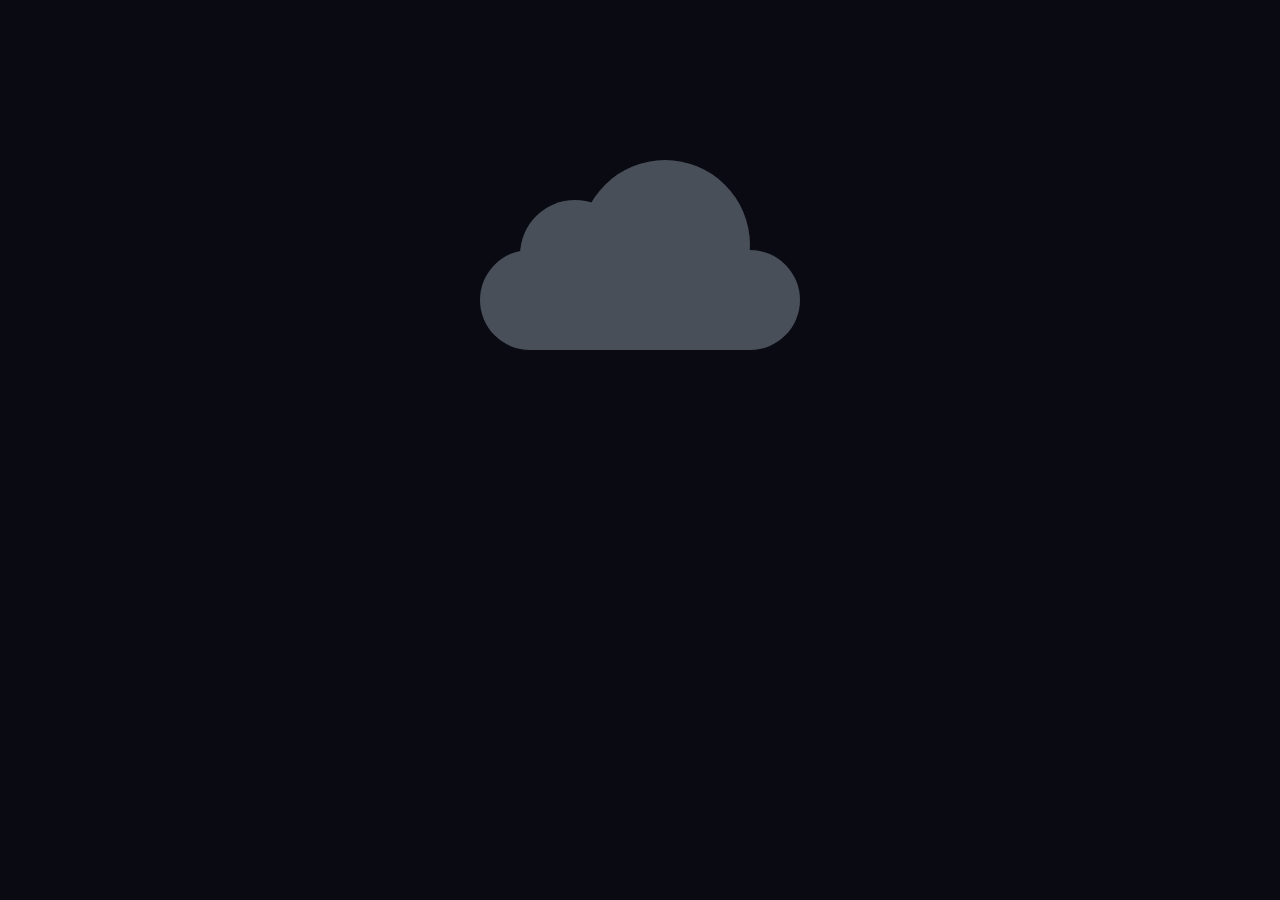
<file: resource/cloud/index_pro_max.html>
<!DOCTYPE html>
<html lang="en">
<head>
    <meta charset="UTF-8">
    <meta name="viewport" content="width=device-width, initial-scale=1.0">
    <title>积雨云V1.0修改增强版本-kafeic</title>
    <style>
        * {
            margin: 0;
            padding: 0;
            box-sizing: border-box;
        }
        body {
            display: flex;
            justify-content: center;
            align-items: center;
            min-height: 100vh;
            background: #0a0a12;
            overflow: hidden;
        }
        /* 全屏闪电照亮效果 */
        body::before {
            content: '';
            position: fixed;
            inset: 0;
            background: white;
            opacity: 0;
            z-index: 10;
            animation: lightning-bg 5s infinite;
            pointer-events: none;
        }
        @keyframes lightning-bg {
            0%, 100% { opacity: 0; }
            4% { opacity: 0.2; }
            5% { opacity: 0; }
            6% { opacity: 0.12; }
            7% { opacity: 0; }
        }
        .container {
            position: relative;
            width: 100%;
            height: 400px;
            display: flex;
            justify-content: center;
            z-index: 1;
        }
        .container .cloud {
            position: relative;
            width: 320px;
            height: 100px;
            border-radius: 100px;
            animation: animateCloud 5s infinite;
            will-change: filter;
        }
        @keyframes animateCloud {
            0%, 100% {
                filter: drop-shadow(8px 8px 0 #0001) brightness(1);
            }
            4% {
                filter: drop-shadow(8px 8px 0 #0001) brightness(4) drop-shadow(0 0 40px rgba(100, 220, 255, 0.8)) drop-shadow(0 0 80px rgba(60, 180, 255, 0.5));
            }
            5% {
                filter: drop-shadow(8px 8px 0 #0001) brightness(1);
            }
            6% {
                filter: drop-shadow(8px 8px 0 #0001) brightness(6) drop-shadow(0 0 60px rgba(100, 220, 255, 1)) drop-shadow(0 0 120px rgba(60, 180, 255, 0.7));
            }
            7% {
                filter: drop-shadow(8px 8px 0 #0001) brightness(1);
            }
        }
        .container .cloud::before {
            content: '';
            position: absolute;
            top: -50px;
            left: 40px;
            width: 110px;
            height: 110px;
            border-radius: 50%;
            background: #484f59;
            box-shadow: 90px -10px 0 30px #484f59;
        }
        .container .cloud::after {
            content: '';
            position: absolute;
            inset: 0;
            background: #484f59;
            border-radius: 100px;
            z-index: 1000;
        }
        /* 闪电 SVG 容器 */
        .lightning-svg {
            position: absolute;
            top: 90px;
            left: 50%;
            transform: translateX(-50%);
            width: 200px;
            height: 180px;
            z-index: 999;
            pointer-events: none;
        }
        /* 主闪电路径 */
        .bolt-main {
            fill: none;
            stroke: #c8e6ff;
            stroke-width: 3;
            stroke-linecap: round;
            stroke-linejoin: round;
            filter: url(#glow);
            opacity: 0;
            transform-origin: top center;
            animation: flash-main 5s steps(1) infinite;
            will-change: opacity;
        }
        /* 左侧分叉 */
        .bolt-branch1 {
            fill: none;
            stroke: #a0d0ff;
            stroke-width: 2;
            stroke-linecap: round;
            stroke-linejoin: round;
            filter: url(#glow);
            opacity: 0;
            transform-origin: top center;
            animation: flash-branch1 5s steps(1) infinite;
            will-change: opacity;
        }
        /* 右侧分叉 */
        .bolt-branch2 {
            fill: none;
            stroke: #a0d0ff;
            stroke-width: 2;
            stroke-linecap: round;
            stroke-linejoin: round;
            filter: url(#glow);
            opacity: 0;
            transform-origin: top center;
            animation: flash-branch2 5s steps(1) infinite;
            will-change: opacity;
        }
        /* 主闪电动画 - 双闪效果 */
        @keyframes flash-main {
            0%, 100% { opacity: 0; transform: scaleY(0); }
            4% { opacity: 1; transform: scaleY(1); }
            5% { opacity: 0; transform: scaleY(1); }
            6% { opacity: 1; transform: scaleY(1); }
            7% { opacity: 0; transform: scaleY(1); }
        }
        /* 左分叉动画 - 稍晚出现 */
        @keyframes flash-branch1 {
            0%, 100% { opacity: 0; transform: scaleY(0); }
            4.5% { opacity: 0; transform: scaleY(0); }
            5% { opacity: 0.8; transform: scaleY(1); }
            6% { opacity: 0; transform: scaleY(1); }
            6.5% { opacity: 0.8; transform: scaleY(1); }
            7% { opacity: 0; transform: scaleY(1); }
        }
        /* 右分叉动画 - 更晚出现 */
        @keyframes flash-branch2 {
            0%, 100% { opacity: 0; transform: scaleY(0); }
            5% { opacity: 0; transform: scaleY(0); }
            5.5% { opacity: 0.7; transform: scaleY(1); }
            6.5% { opacity: 0; transform: scaleY(1); }
        }
        /* 雨滴样式 */
        .container .cloud .drop {
            position: absolute;
            top: 40px;
            background: linear-gradient(to bottom, transparent, #05a2eb);
            width: 2px;
            height: 10px;
            border-radius: 0 0 2px 2px;
            animation: animate 2s linear infinite;
            will-change: transform, opacity;
        }
        @keyframes animate {
            0% {
                transform: translateY(0) scaleY(1);
                opacity: 1;
            }
            70% {
                transform: translateY(320px) scaleY(1);
                opacity: 1;
            }
            80% {
                transform: translateY(320px) scaleY(0.2);
                opacity: 0.6;
            }
            100% {
                transform: translateY(320px) scaleY(0) scaleX(15);
                opacity: 0;
            }
        }
    </style>
</head>
<body>
    <div class="container">
        <div class="cloud">
            <!-- SVG 闪电 -->
            <svg class="lightning-svg" viewBox="0 0 200 300">
                <defs>
                    <filter id="glow">
                        <feGaussianBlur stdDeviation="4" result="blur1"/>
                        <feGaussianBlur stdDeviation="10" result="blur2"/>
                        <feMerge>
                            <feMergeNode in="blur2"/>
                            <feMergeNode in="blur1"/>
                            <feMergeNode in="SourceGraphic"/>
                        </feMerge>
                    </filter>
                </defs>
                <!-- 主闪电路径：锯齿形从上到下 -->
                <path class="bolt-main" d="M100,0 L88,45 L112,55 L78,120 L105,130 L68,210 L95,218 L80,300"/>
                <!-- 左侧分叉 -->
                <path class="bolt-branch1" d="M78,120 L55,155 L68,162 L40,210"/>
                <!-- 右侧分叉 -->
                <path class="bolt-branch2" d="M105,130 L132,162 L118,170 L148,215"/>
            </svg>
        </div>
    </div>

    <script>
        const MAX_DROPS = 70;
        const cloud = document.querySelector('.cloud');
        const container = document.querySelector('.container');
        let cloudWidth = 320;

        // 响应式缩放
        function handleResize() {
            const vw = window.innerWidth;
            const vh = window.innerHeight;
            // 以 600px 宽度为基准，小于时按比例缩小
            const scale = Math.min(1, vw / 600, vh / 500);
            container.style.transform = 'scale(' + scale + ')';
            container.style.transformOrigin = 'center center';
            // 更新雨滴分布范围（缩放后的实际云宽）
            cloudWidth = Math.floor(320 * scale);
        }

        let resizeTimer;
        window.addEventListener('resize', function() {
            clearTimeout(resizeTimer);
            resizeTimer = setTimeout(handleResize, 100);
        });
        handleResize();

        function rain() {
            // 限制最大雨滴数，防止 DOM 节点堆积
            if (cloud.querySelectorAll('.drop').length >= MAX_DROPS) return;

            let e = document.createElement('div');
            let left = Math.floor(Math.random() * (cloudWidth - 10));
            let width = Math.random() * 5;
            let height = Math.random() * 50;
            let duration = Math.random() * 0.5;

            e.classList.add('drop');
            cloud.appendChild(e);
            e.style.left = left + 'px';
            e.style.width = 0.5 + width + 'px';
            e.style.height = 0.5 + height + 'px';
            e.style.animationDuration = (1 + duration) + 's';

            setTimeout(() => {
                if (e.parentNode) e.parentNode.removeChild(e);
            }, 2000);
        }

        setInterval(rain, 20);
    </script>
</body>
</html>
</file>
<file: core/web/css/style.css>
/* === 核心变量 === */
:root {
    --bg-color: #F5F5F0;
    --text-color: #222;
    --text-secondary: #999;
    --accent-color: #4A6B53;
    --card-bg: rgba(255, 255, 255, 0.65);
    --card-border: rgba(255, 255, 255, 0.8);
    --nav-bg: rgba(245, 245, 240, 0.85);
    --shadow: 0 8px 32px rgba(0,0,0,0.05);
    --pond-center: #E8EAE5;
    --pond-edge: #D0D4CD;

    /* 字体栈增加系统字体兜底，防止 Web Font 加载失败导致空白 */
    --font-serif: 'Noto Serif SC', 'Songti SC', 'STSong', 'SimSun', serif;
    --font-sans: 'Noto Sans SC', 'PingFang SC', 'Microsoft YaHei', sans-serif;
    --transition: all 0.4s cubic-bezier(0.25, 0.8, 0.25, 1);

    /* 核心配色方案-攀枝花：预留，后续版本添加 */
    --color-cyan: #4A7C70;       /* 青色：主色调，用于花叶或高亮 */
    --color-pale-black: #2C2C2C; /* 淡黑：用于枝干或深色阴影 */
    --color-pale-brown: #8B7D6B; /* 淡棕：用于老枝或花蕊 */
}

[data-theme="dark"] {
    --bg-color: #121418;
    --text-color: #E8E6E1;
    --text-secondary: #A0A0A0;
    --accent-color: #D4AF37;
    --card-bg: rgba(30, 32, 38, 0.7);
    --card-border: rgba(255, 255, 255, 0.08);
    --nav-bg: rgba(18, 20, 24, 0.85);
    --shadow: 0 8px 32px rgba(0,0,0,0.3);
    --pond-center: #1A1D24;
    --pond-edge: #0D0F12;
}

* { margin: 0; padding: 0; box-sizing: border-box; }
/* html 也加 overflow-x: hidden，防止 100vw/滚动条 引起右侧空白 */
html { scroll-behavior: smooth; font-size: 16px; overflow-x: hidden; }
body {
    font-family: var(--font-sans);
    color: var(--text-color);
    line-height: 1.8;
    overflow-x: hidden;
    /* 确保字体渲染清晰 */
    -webkit-font-smoothing: antialiased;
    -moz-osx-font-smoothing: grayscale;
}

/* 响应式：图片不超出容器 */
img { max-width: 100%; height: auto; }

/* 默认状态：中文显示，英文隐藏 */
.t-en { display: none; }

/* 英文模式：中文隐藏，英文显示 */
body[data-lang="en"] .t-zh { display: none; }
body[data-lang="en"] .t-en { display: revert; }
/* revert 会让元素恢复到其默认 display 值(block/span/list-item等) */

/* 针对行内元素的精确修正 */
span.t-en, cite.t-en, strong.t-en, a.t-en { display: none; }
body[data-lang="en"] span.t-en,
body[data-lang="en"] cite.t-en,
body[data-lang="en"] strong.t-en,
body[data-lang="en"] a.t-en { display: inline; }

body[data-lang="en"] span.t-zh,
body[data-lang="en"] cite.t-zh,
body[data-lang="en"] strong.t-zh,
body[data-lang="en"] a.t-zh { display: none; }

/* 列表项特殊处理 */
.rules-grid li .t-en { display: none; }
body[data-lang="en"] .rules-grid li .t-zh { display: none; }
body[data-lang="en"] .rules-grid li .t-en { display: inline; }

/* === Canvas 与内容层 === */
.content-layer { position: relative; z-index: 1; }

/* === 排版组件 === */
h1, h2, h3 { font-family: var(--font-serif); font-weight: 700; }
.section-title { font-size: 2rem; margin-bottom: 1.5rem; color: var(--accent-color); }
.sub-title { font-size: 1.5rem; margin-bottom: 1rem; color: var(--accent-color); }
.container { max-width: 900px; margin: 0 auto; padding: 0 1.5rem; }
.section { padding: 6rem 0; min-height: 80vh; display: flex; align-items: center; }
.mt-lg { margin-top: 3rem; }

.glass-card {
    background: var(--card-bg);
    backdrop-filter: blur(16px); -webkit-backdrop-filter: blur(16px);
    border: 1px solid var(--card-border);
    border-radius: 20px; padding: 3rem;
    box-shadow: var(--shadow); transition: var(--transition);
}
.glass-card:hover { transform: translateY(-4px); }

/* === 导航栏 === */
.navbar {
    position: fixed; top: 0; left: 0; right: 0; z-index: 100;
    background: var(--nav-bg); backdrop-filter: blur(12px);
    border-bottom: 1px solid var(--card-border); padding: 0.8rem 0;
}
.nav-container { max-width: 1100px; margin: 0 auto; padding: 0 1.5rem; display: flex; justify-content: space-between; align-items: center; }
.logo { display: flex; align-items: center; gap: 0.5rem; text-decoration: none; color: var(--text-color); }
.logo-petal { fill: var(--accent-color); }
.logo-text { font-family: var(--font-serif); font-size: 1.2rem; font-weight: 700; }
.nav-links { display: flex; gap: 2rem; }
.nav-links a { text-decoration: none; color: var(--text-secondary); font-size: 0.9rem; position: relative; transition: var(--transition); }
.nav-links a::after { content: ''; position: absolute; bottom: -4px; left: 0; width: 0; height: 2px; background: var(--accent-color); transition: width 0.3s ease; }
.nav-links a:hover { color: var(--accent-color); }
.nav-links a:hover::after { width: 100%; }
.nav-controls { display: flex; gap: 0.5rem; }
.icon-btn { background: none; border: 1px solid var(--card-border); color: var(--text-color); border-radius: 8px; width: 36px; height: 36px; cursor: pointer; display: flex; align-items: center; justify-content: center; font-size: 0.8rem; transition: var(--transition); }
.icon-btn:hover { background: var(--accent-color); color: #fff; border-color: var(--accent-color); }

/* === Hero === */
.hero-section { text-align: center; padding-top: 10rem; }
.hero-title { font-size: clamp(2rem, 5vw, 3.5rem); margin-bottom: 1.5rem; line-height: 1.3; color: #4A6B53}
.hero-subtitle { font-size: clamp(1rem, 2vw, 1.3rem); color: var(--text-secondary); margin-bottom: 3rem; min-height: 3rem; font-family: var(--font-serif); font-style: italic; }
.btn-primary { display: inline-block; padding: 1rem 2.5rem; background: var(--accent-color); color: #fff; text-decoration: none; border-radius: 50px; font-weight: 600; position: relative; overflow: hidden; }
.btn-primary::before { content: ''; position: absolute; top: 50%; left: 50%; width: 0; height: 0; background: rgba(255,255,255,0.2); border-radius: 50%; transform: translate(-50%, -50%); transition: width 0.6s ease, height 0.6s ease; }
.btn-primary:hover::before { width: 300px; height: 300px; }

/* === 共识与愿景 === */
.rules-grid { list-style: none; margin-top: 1.5rem; display: grid; grid-template-columns: repeat(auto-fit, minmax(300px, 1fr)); gap: 1.5rem; counter-reset: rule; }
.rules-grid li { counter-increment: rule; padding: 1.2rem; background: rgba(128,128,128,0.05); border-radius: 12px; font-size: 0.9rem; line-height: 1.7; }
.rules-grid li::before { content: counter(rule); display: inline-block; width: 24px; height: 24px; background: var(--accent-color); color: #fff; border-radius: 50%; text-align: center; line-height: 24px; font-size: 0.75rem; font-weight: 700; margin-right: 0.8rem; }
.vision-quote { margin: 2rem 0; padding: 2rem; border-left: 4px solid var(--accent-color); background: rgba(128,128,128,0.05); border-radius: 0 12px 12px 0; font-family: var(--font-serif); font-style: italic; font-size: 1.05rem; line-height: 2; }
.vision-quote cite { display: block; margin-top: 1rem; font-size: 0.85rem; color: var(--text-secondary); font-style: normal; text-align: right; }
.footnote { font-size: 0.8rem; color: var(--text-secondary); margin-top: 1rem; font-style: italic; }

/* === WIKI & AI & Join === */
.center-text { text-align: center; }
.loader-dots { display: flex; justify-content: center; gap: 8px; margin-top: 2rem; }
.loader-dots span { width: 10px; height: 10px; background: var(--accent-color); border-radius: 50%; animation: dotPulse 1.4s infinite ease-in-out both; }
.loader-dots span:nth-child(1) { animation-delay: -0.32s; }
.loader-dots span:nth-child(2) { animation-delay: -0.16s; }
@keyframes dotPulse { 0%, 80%, 100% { transform: scale(0); } 40% { transform: scale(1); } }
.ai-intro { font-family: var(--font-serif); font-size: 1.3rem; text-align: center; margin-bottom: 2rem; color: var(--accent-color); font-style: italic; }
.ai-fragments-wall { display: flex; flex-wrap: wrap; gap: 0.8rem; justify-content: center; margin-top: 1.5rem; }
.fragment { padding: 0.5rem 1.2rem; background: rgba(128,128,128,0.08); border-radius: 20px; font-size: 0.85rem; transition: var(--transition); cursor: default; }
.fragment:hover { background: var(--accent-color); color: #fff; transform: translateY(-2px); }
.join-card { text-align: center; }
.qr-placeholder { margin-top: 2rem; display: flex; justify-content: center; }
.qr-placeholder img { max-width: 250px; border-radius: 12px; border: 2px solid var(--card-border); }
.image-placeholder { width: 250px; height: 250px; background: rgba(128,128,128,0.1); border-radius: 12px; border: 2px dashed var(--card-border); display: flex; align-items: center; justify-content: center; text-align: center; color: var(--text-secondary); font-size: 0.9rem; }

/* === Footer === */
.glass-footer { background: var(--nav-bg); backdrop-filter: blur(10px); border-top: 1px solid var(--card-border); padding: 2rem 0; text-align: center; position: relative; z-index: 1; }
.footer-content { display: flex; flex-direction: column; align-items: center; gap: 1rem; }
.copyright { font-size: 0.8rem; color: var(--text-secondary); }
.social-links { display: flex; gap: 1rem; }
.social-icon { color: var(--text-secondary); transition: var(--transition); display: flex; align-items: center; }
.social-icon:hover { color: var(--accent-color); transform: translateY(-2px); }

/* === 滚动显现 === */
.reveal { opacity: 0; transform: translateY(30px); transition: opacity 0.8s ease, transform 0.8s ease; }
.reveal.visible { opacity: 1; transform: translateY(0); }
html.no-js .reveal { animation: forceShow 0.1s 3s forwards; }
@keyframes forceShow { to { opacity: 1; transform: translateY(0); } }

@media (max-width: 768px) {
    .nav-links { display: none; }
    .glass-card { padding: 2rem 1.5rem; }
    .section { padding: 4rem 0; min-height: auto; }
    .hero-section { padding-top: 8rem; }
    .rules-grid { grid-template-columns: 1fr; }
}

/*底部飞鱼*/
.fish-container {
    width: 100%;
    height: 230px;
    position: fixed;
    z-index: -1;
    opacity: 0.37;
    bottom: 0;
    left: 0;
}
/* 雨滴容器样式：全屏覆盖，置于底层 */
/* 由 100vw/100vh 改为 inset:0（100vw 含滚动条宽度，
   打开/关闭开发者工具触发 resize 后会在右侧留下空白） */
#rainy-container {
    position: fixed;
    inset: 0;
    width: 100%;
    height: 100%;
    z-index: -1;
    pointer-events: none;
}

/* Canvas 画布样式 */
#rainy-canvas {
    width: 100%;
    height: 100%;
}


/* === 文字基建清单（关于墨花-开源社区共创） === */
.build-list {
    list-style: none;
    margin-top: 1.5rem;
    display: grid;
    grid-template-columns: 1fr;
    gap: 1rem;
    counter-reset: build;
}
.build-list li {
    counter-increment: build;
    padding: 1.1rem 1.2rem;
    background: rgba(128,128,128,0.05);
    border-radius: 12px;
    font-size: 0.9rem;
    line-height: 1.7;
}
.build-list li::before {
    content: counter(build);
    display: inline-block;
    width: 24px;
    height: 24px;
    background: var(--accent-color);
    color: #fff;
    border-radius: 50%;
    text-align: center;
    line-height: 24px;
    font-size: 0.75rem;
    font-weight: 700;
    margin-right: 0.8rem;
}
/* 双语：文字基建清单内的行内切换（与 .rules-grid 同理） */
.build-list li .t-en { display: none; }
body[data-lang="en"] .build-list li .t-zh { display: none; }
body[data-lang="en"] .build-list li .t-en { display: inline; }

/* === 导航当前页高亮 === */
.nav-links a.active { color: var(--accent-color); }
.nav-links a.active::after { width: 100%; }

/* === 移动端汉堡菜单 === */
.menu-toggle { display: none; }

.mobile-menu-overlay {
    position: fixed;
    inset: 0;
    z-index: 190;
    background: rgba(0, 0, 0, 0.35);
    opacity: 0;
    pointer-events: none;
    transition: opacity 0.3s ease;
}
.mobile-menu-overlay.open { opacity: 1; pointer-events: auto; }

.mobile-menu {
    position: fixed;
    top: 0;
    right: 0;
    z-index: 200;
    width: min(80vw, 300px);
    height: 100%;
    background: var(--nav-bg);
    backdrop-filter: blur(14px);
    -webkit-backdrop-filter: blur(14px);
    border-left: 1px solid var(--card-border);
    box-shadow: var(--shadow);
    padding: 5.5rem 1.5rem 2rem;
    display: flex;
    flex-direction: column;
    gap: 0.3rem;
    transform: translateX(100%);
    transition: transform 0.35s cubic-bezier(0.25, 0.8, 0.25, 1);
    overflow-y: auto;
}
.mobile-menu.open { transform: translateX(0); }
.mobile-menu a {
    text-decoration: none;
    color: var(--text-secondary);
    font-size: 1rem;
    padding: 0.75rem 0.5rem;
    border-radius: 10px;
    transition: var(--transition);
}
.mobile-menu a:hover,
.mobile-menu a.active { color: var(--accent-color); background: rgba(128,128,128,0.08); }

/* === AI 长文页（ai.html）排版 === */
.article-lead {
    font-family: var(--font-serif);
    font-style: italic;
    font-size: 1.15rem;
    color: var(--accent-color);
    text-align: center;
    margin-bottom: 2rem;
    line-height: 2;
}
.article-body {
    font-size: 1.02rem;
    line-height: 2.1;
}
.article-body p {
    margin-bottom: 1.6rem;
    text-align: justify;
}
.article-body strong { color: var(--accent-color); }
.article-sign {
    text-align: right;
    color: var(--text-secondary);
    font-family: var(--font-serif);
    font-size: 0.9rem;
    margin-top: 2rem;
}

/* === 移动端 === */
@media (max-width: 768px) {
    .nav-container { padding: 0 0.8rem; gap: 0.4rem; }
    .nav-controls { gap: 0.3rem; }
    .menu-toggle { display: flex; }
    .logo-text { font-size: 1rem; }
}

@media (max-width: 480px) {
    .hero-section { padding-top: 7rem; }
    .glass-card { padding: 1.6rem 1.2rem; border-radius: 16px; }
}
</file>
<file: core/web/css/weather.css>
/* ============================================================
   天气组件  - 命名空间: weather-anim-
   天气组件 - 悬浮卡片
   ============================================================ */


/* --- 悬浮卡片（竖排）--- */
.weather-widget {
  position: fixed;
  top: 74px;                 /* 导航栏（高约56px）下方 */
  right: 20px;
  z-index: 90;               /* 低于导航栏(100)，高于正文 */
  display: flex;
  flex-direction: column;    /* 上：位置文字；下：雷雨云 */
  align-items: center;
  gap: 8px;
  padding: 12px 16px;
  background: var(--card-bg);
  backdrop-filter: blur(14px);
  -webkit-backdrop-filter: blur(14px);
  border: 1px solid var(--card-border);
  border-radius: 14px;
  box-shadow: var(--shadow);
  /* 雨滴与落地涟漪共用的颜色 */
  --rain-color: #265774;
}

/* 上方：当前位置 */
.weather-widget .weather-info {
  display: flex;
  align-items: center;
  gap: 5px;
  white-space: nowrap;
}

.weather-widget .weather-city {
  color: var(--text-color);
  font-family: var(--font-sans, sans-serif);
  font-size: 13px;
  font-weight: 500;
  line-height: 1.2;
}

/* 下方：天气图标容器*/
.weather-widget .weather-anim-container {
  position: relative;
  width: 120px;               /* 等比缩放 */
  aspect-ratio: 200 / 190;
  overflow: hidden;          /* 裁掉超出容器的雨滴/闪电 */
  flex-shrink: 0;
}

/* SVG 撑满容器，比例由 viewBox 决定 */
.weather-anim-lightning-svg {
  display: block;
  width: 100%;
  height: 100%;
}

/* --- 云体：闪电瞬间整体增亮 --- */
.weather-cloud {
  animation: weather-cloud-glow 5s steps(1) infinite;
  will-change: filter;
}

@keyframes weather-cloud-glow {
  0%, 100% { filter: brightness(1); }
  4% {
    filter: brightness(2.4)
            drop-shadow(0 0 3px rgba(100, 220, 255, 0.8))
            drop-shadow(0 0 6px rgba(60, 180, 255, 0.5));
  }
  5% { filter: brightness(1); }
  6% {
    filter: brightness(3)
            drop-shadow(0 0 4px rgba(100, 220, 255, 1))
            drop-shadow(0 0 8px rgba(60, 180, 255, 0.7));
  }
  7% { filter: brightness(1); }
}

/* --- 闪电：主闪 + 左右分叉 --- */
.weather-anim-bolt-main,
.weather-anim-bolt-branch1,
.weather-anim-bolt-branch2 {
  fill: none;
  stroke-linecap: round;
  stroke-linejoin: round;
  filter: url(#weather-glow);
  opacity: 0;
  /* SVG 元素做 scaleY 需要 fill-box，使缩放以闪电自身顶部为原点 */
  transform-box: fill-box;
  transform-origin: center top;
  will-change: opacity, transform;
}

.weather-anim-bolt-main {
  stroke: #c8e6ff;
  stroke-width: 2.4;
  animation: weather-anim-flash-main 5s steps(1) infinite;
}

.weather-anim-bolt-branch1 {
  stroke: #a0d0ff;
  stroke-width: 1.8;
  animation: weather-anim-flash-branch1 5s steps(1) infinite;
}

.weather-anim-bolt-branch2 {
  stroke: #a0d0ff;
  stroke-width: 1.8;
  animation: weather-anim-flash-branch2 5s steps(1) infinite;
}

@keyframes weather-anim-flash-main {
  0%, 100% { opacity: 0; transform: scaleY(0); }
  4% { opacity: 1; transform: scaleY(1); }
  5% { opacity: 0; transform: scaleY(1); }
  6% { opacity: 1; transform: scaleY(1); }
  7% { opacity: 0; transform: scaleY(1); }
}

@keyframes weather-anim-flash-branch1 {
  0%, 100% { opacity: 0; transform: scaleY(0); }
  4.5% { opacity: 0; transform: scaleY(0); }
  5% { opacity: 0.85; transform: scaleY(1); }
  6% { opacity: 0; transform: scaleY(1); }
  6.5% { opacity: 0.85; transform: scaleY(1); }
  7% { opacity: 0; transform: scaleY(1); }
}

@keyframes weather-anim-flash-branch2 {
  0%, 100% { opacity: 0; transform: scaleY(0); }
  5% { opacity: 0; transform: scaleY(0); }
  5.5% { opacity: 0.8; transform: scaleY(1); }
  6.5% { opacity: 0; transform: scaleY(1); }
}

/* --- 雨滴（SVG <line>，由 weather.js 生成）
   颜色与落地涟漪共用变量 --rain-color。 */
.weather-anim-drop {
  stroke: var(--rain-color);             /* 雨滴颜色（#265774） */
  stroke-width: 1.4;
  vector-effect: non-scaling-stroke;
  stroke-linecap: round;
  opacity: 0.95;
  transform-box: fill-box;
  transform-origin: 0 0;
  animation-name: weather-anim-drop-fall;
  animation-timing-function: linear;
  animation-iteration-count: infinite;
  will-change: transform, opacity;
}

@keyframes weather-anim-drop-fall {
  0% { transform: translateY(0); opacity: 0.9; }
  70% { transform: translateY(76px); opacity: 0.9; }
  85% { transform: translateY(86px); opacity: 0.5; }
  100% { transform: translateY(92px); opacity: 0; }
}

/* --- 雨滴落地水纹（涟漪）---
   注：SVG <line> 无法用 scaleX 实现"压扁铺开"，故用椭圆水纹。 */
.weather-anim-splash {
  fill: var(--rain-color);
  opacity: 0.7;
  transform-box: fill-box;
  transform-origin: center;
  animation: weather-anim-splash 0.6s ease-out forwards;
  pointer-events: none;
}
@keyframes weather-anim-splash {
  0%   { transform: scale(0.3, 0.4); opacity: 0.7; }
  60%  { transform: scale(2.2, 0.6); opacity: 0.35; }
  100% { transform: scale(3.2, 0.7); opacity: 0; }
}

/* 组件整体闪电照亮背景 */
.weather-widget::before {
  content: '';
  position: absolute;
  inset: 0;
  background: white;
  opacity: 0;
  z-index: 10;
  border-radius: 8px;
  pointer-events: none;
  animation: weather-anim-lightning-bg 5s infinite;
}

@keyframes weather-anim-lightning-bg {
  0%, 100% { opacity: 0; }
  4% { opacity: 0.12; }
  5% { opacity: 0; }
  6% { opacity: 0.09; }
  7% { opacity: 0; }
}

/* --- 响应式 --- */
@media (max-width: 768px) {
  .weather-widget {
    top: 66px;
    right: 10px;
    gap: 6px;
    padding: 8px 12px;
  }
  .weather-widget .weather-anim-container {
    width: 58px;
  }
  .weather-widget .weather-city {
    font-size: 11px;
  }
  .weather-widget .weather-city-img {
    height: 14px;
  }
}

@media (max-width: 480px) {
  .weather-widget {
    top: 62px;
    right: 8px;
    gap: 5px;
    padding: 6px 10px;
  }
  .weather-widget .weather-anim-container {
    width: 48px;
  }
  .weather-widget .weather-city {
    font-size: 10px;
  }
  .weather-widget .weather-city-img {
    height: 12px;
  }
}
</file>
<file: core/web/css/player.css>
/* ============================================================
   黑胶唱片背景音乐播放器
   命名空间: vinyl-
   ============================================================ */

.vinyl-player {
  position: fixed;
  left: 20px;
  bottom: 20px;
  z-index: 1000;
  display: flex;
  align-items: flex-end;
  gap: 12px;
  padding: 12px;
  border-radius: 20px;
  background: var(--card-bg);
  backdrop-filter: blur(14px);
  -webkit-backdrop-filter: blur(14px);
  border: 1px solid var(--card-border);
  box-shadow: var(--shadow);
}

/* ---- 唱片 ---- */
.vinyl-disc {
  position: relative;
  width: 68px;
  height: 68px;
  flex-shrink: 0;
  border-radius: 50%;
  border: 2px solid rgba(255, 255, 255, 0.08);
  background: radial-gradient(circle at 30% 25%, #3a3a3f, #111114 55%, #050506 100%);
  cursor: pointer;
  padding: 0;
  overflow: hidden;
  box-shadow: 0 6px 16px rgba(0, 0, 0, 0.4);
  transition: transform 0.3s ease, box-shadow 0.3s ease;
}
.vinyl-disc:hover { transform: translateY(-2px); box-shadow: 0 10px 22px rgba(0, 0, 0, 0.45); }

/* 唱片纹路层：旋转的主体（标签保持竖直可读） */
.vinyl-disc .vinyl-grooves {
  position: absolute;
  inset: 0;
  border-radius: 50%;
  background:
    repeating-radial-gradient(circle at center,
      rgba(255, 255, 255, 0.10) 0px,
      rgba(255, 255, 255, 0.10) 1px,
      transparent 1px,
      transparent 5px),
    radial-gradient(circle at 32% 26%, rgba(255,255,255,0.16), transparent 55%);
  animation: vinyl-spin 12s linear infinite;
  animation-play-state: paused;
  will-change: transform;
}
.vinyl-player.playing .vinyl-grooves { animation-play-state: running; }

/* 中心标签 */
.vinyl-disc .vinyl-label {
  position: absolute;
  top: 50%;
  left: 50%;
  transform: translate(-50%, -50%);
  width: 30px;
  height: 30px;
  border-radius: 50%;
  background: var(--accent-color);
  color: #fff;
  font-size: 9px;
  font-weight: 700;
  font-family: var(--font-serif);
  display: flex;
  align-items: center;
  justify-content: center;
  text-align: center;
  letter-spacing: 0.5px;
  border: 1px solid rgba(255, 255, 255, 0.25);
}

@keyframes vinyl-spin { to { transform: rotate(360deg); } }

/* ---- 唱针 ---- */
.vinyl-tonearm {
  position: absolute;
  top: 2px;
  right: 26px;
  width: 40px;
  height: 10px;
  transform-origin: right center;
  transform: rotate(-24deg);
  transition: transform 0.6s cubic-bezier(0.25, 0.8, 0.25, 1);
  pointer-events: none;
  z-index: 2;
}
.vinyl-tonearm::before {
  content: '';
  position: absolute;
  right: 0;
  top: 50%;
  transform: translateY(-50%);
  width: 8px;
  height: 8px;
  border-radius: 50%;
  background: #d9d9de;
  box-shadow: inset 0 -1px 2px rgba(0,0,0,0.4);
}
.vinyl-tonearm::after {
  content: '';
  position: absolute;
  left: 0;
  top: 3px;
  width: 34px;
  height: 3px;
  border-radius: 3px;
  background: linear-gradient(to bottom, #c9c9cf, #8a8a90);
  transform: rotate(24deg);
  transform-origin: left center;
}
.vinyl-player.playing .vinyl-tonearm { transform: rotate(-6deg); }

/* ---- 展开面板 ----
   绝对定位、默认隐藏（visibility:hidden），
   平时只显示小唱片 div，不占布局空间；hover / focus / .panel-open 时展开 */
.vinyl-panel {
  position: absolute;
  left: calc(100% + 12px);
  bottom: 6px;
  display: flex;
  flex-direction: column;
  align-items: center;
  gap: 8px;
  width: 200px;
  padding: 12px 14px;
  background: var(--card-bg);
  backdrop-filter: blur(14px);
  -webkit-backdrop-filter: blur(14px);
  border: 1px solid var(--card-border);
  border-radius: 14px;
  box-shadow: var(--shadow);
  opacity: 0;
  visibility: hidden;
  transform: translateX(-10px);
  pointer-events: none;
  transition: opacity 0.3s ease, transform 0.3s ease, visibility 0.3s;
}
.vinyl-track-name {
  width: 100%;
  font-size: 12px;
  color: var(--text-color);
  white-space: nowrap;
  overflow: hidden;
  text-overflow: ellipsis;
  font-family: var(--font-serif);
  --marquee-dist: -100%;
}
/* 超长曲名滚动：用 text-indent 在盒内滚动文本 */
.vinyl-track-name.marquee {
  text-overflow: clip;
  animation: vinyl-marquee 8s linear infinite;
}
@keyframes vinyl-marquee {
    0% { transform: translateX(0); }
    20% { transform: translateX(0); }
    80% { transform: translateX(var(--marquee-dist, -100%)); }
    100% { transform: translateX(var(--marquee-dist, -100%)); }
}

.vinyl-controls { display: flex; gap: 6px; align-items: center; }
.vinyl-btn {
  width: 30px;
  height: 30px;
  border-radius: 50%;
  border: 1px solid var(--card-border);
  background: transparent;
  color: var(--text-color);
  font-size: 12px;
  cursor: pointer;
  display: flex;
  align-items: center;
  justify-content: center;
  transition: var(--transition);
}
.vinyl-btn:hover { background: var(--accent-color); color: #fff; border-color: var(--accent-color); }
.vinyl-btn-play { width: 38px; height: 38px; font-size: 14px; background: var(--accent-color); color: #fff; border-color: var(--accent-color); }
.vinyl-btn-play:hover { filter: brightness(1.1); }

/* 音量滑块 */
.vinyl-volume-row {
  display: flex;
  align-items: center;
  gap: 6px;
  width: 100%;
}
.vinyl-vol-icon {
  display: inline-flex;
  align-items: center;
  line-height: 0;
  font-size: 11px;
}
.vinyl-vol-icon svg {
  width: 14px;
  height: 14px;
  display: block;
}
.vinyl-volume {
  flex: 1;
  min-width: 0;
  height: 4px;
  -webkit-appearance: none;
  appearance: none;
  background: var(--card-border);
  border-radius: 4px;
  cursor: pointer;
}
.vinyl-volume::-webkit-slider-thumb {
  -webkit-appearance: none;
  appearance: none;
  width: 12px;
  height: 12px;
  border-radius: 50%;
  background: var(--accent-color);
  cursor: pointer;
}
.vinyl-volume::-moz-range-thumb {
  width: 12px;
  height: 12px;
  border: none;
  border-radius: 50%;
  background: var(--accent-color);
  cursor: pointer;
}

/* 桌面端：hover 展开面板 */
@media (hover: hover) {
  .vinyl-player:hover .vinyl-panel,
  .vinyl-player:focus-within .vinyl-panel {
    opacity: 1;
    visibility: visible;
    transform: translateX(0);
    pointer-events: auto;
  }
}

/* 触屏端：通过 .panel-open 类展开（由 JS 控制），面板浮在唱片上方 */
@media (hover: none) {
  .vinyl-panel {
    left: auto;
    right: 0;
    bottom: calc(100% + 10px);
    transform: translateY(10px);
  }
  .vinyl-player.panel-open .vinyl-panel {
    opacity: 1;
    visibility: visible;
    transform: translateY(0);
    pointer-events: auto;
  }
}

/* 播放状态提示色（可选）：播放时唱片外圈高亮 */
.vinyl-player.playing .vinyl-disc { box-shadow: 0 6px 18px rgba(0, 0, 0, 0.4), 0 0 0 2px var(--accent-color); }

/* ---- 响应式 ---- */
@media (max-width: 480px) {
  .vinyl-player { left: 12px; bottom: 12px; padding: 10px; }
  .vinyl-disc { width: 58px; height: 58px; }
  .vinyl-panel { width: 180px; }
}
</file>
